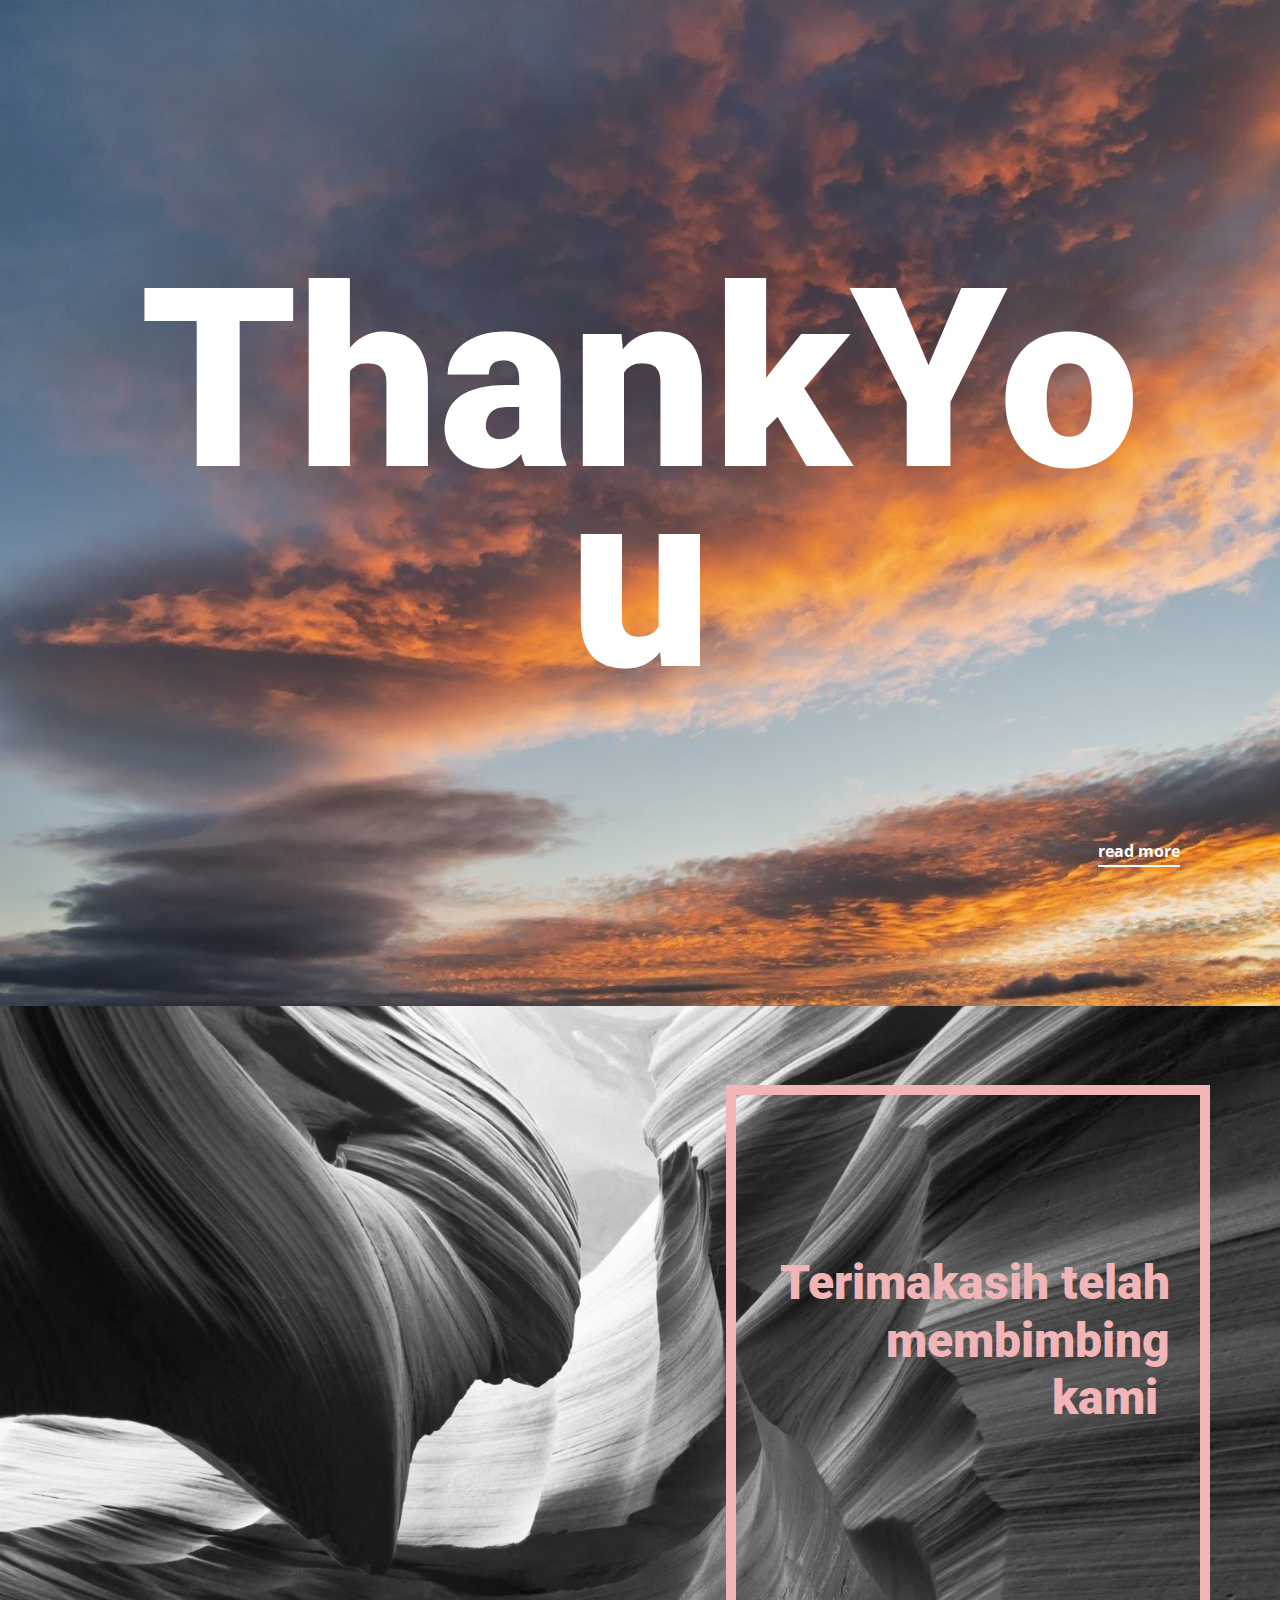
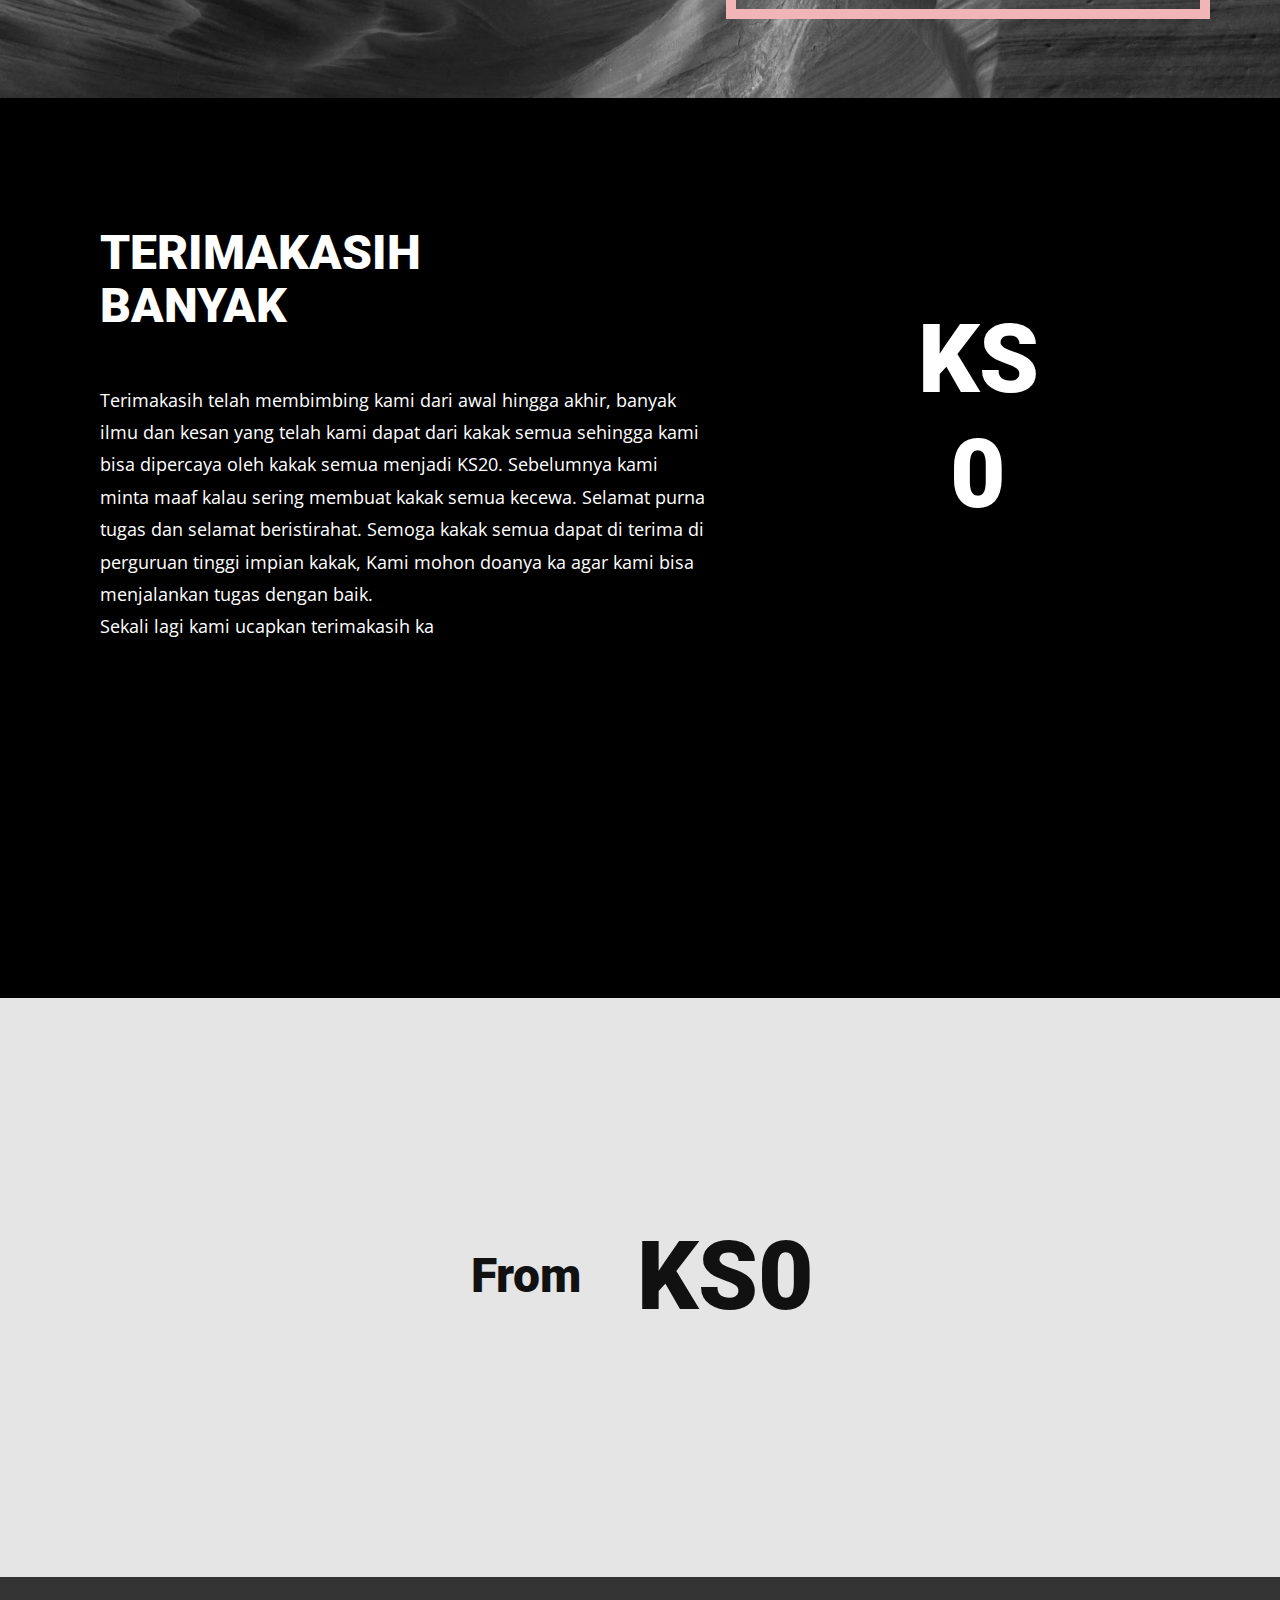
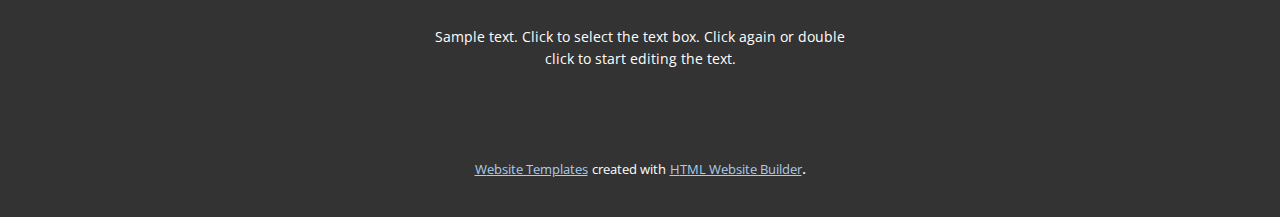
<file: index.html>
<!DOCTYPE html>
<html style="font-size: 16px;">
  <head>
    <meta name="viewport" content="width=device-width, initial-scale=1.0">
    <meta charset="utf-8">
    <meta name="keywords" content="the end., your style, About Studio, About Our Perfect Team">
    <meta name="description" content="">
    <meta name="page_type" content="np-template-header-footer-from-plugin">
    <title>Thankyou</title>
    <link rel="stylesheet" href="nicepage.css" media="screen">
<link rel="stylesheet" href="Thankyou.css" media="screen">
    <script class="u-script" type="text/javascript" src="jquery.js" defer=""></script>
    <script class="u-script" type="text/javascript" src="nicepage.js" defer=""></script>
    <meta name="generator" content="Nicepage 3.5.1, nicepage.com">
    <link id="u-theme-google-font" rel="stylesheet" href="https://fonts.googleapis.com/css?family=Roboto:100,100i,300,300i,400,400i,500,500i,700,700i,900,900i|Open+Sans:300,300i,400,400i,600,600i,700,700i,800,800i">
    
    
    
    
    
    <script type="application/ld+json">{
		"@context": "http://schema.org",
		"@type": "Organization",
		"name": "Site1",
		"url": "index.html"
}</script>
    <meta property="og:title" content="Thankyou">
    <meta property="og:type" content="website">
    <meta name="theme-color" content="#478ac9">
    <link rel="canonical" href="index.html">
    <meta property="og:url" content="index.html">
  </head>
  <body data-home-page="Thankyou.html" data-home-page-title="Thankyou" class="u-body u-overlap">
    <section class="u-clearfix u-image u-section-1" id="carousel_0cb6" data-image-width="1280" data-image-height="853">
      <div class="u-clearfix u-sheet u-sheet-1">
        <h1 class="u-align-center u-text u-text-body-alt-color u-text-1">ThankYou</h1>
        <div class="u-align-right u-container-style u-expanded-width-xs u-group u-group-1">
          <div class="u-container-layout u-valign-middle u-container-layout-1">
            <a href="Thankyou.html#carousel_fb2c" data-page-id="68846202" class="u-active-none u-border-2 u-border-white u-btn u-btn-rectangle u-button-style u-hover-none u-none u-btn-1">read more</a>
          </div>
        </div>
      </div>
    </section>
    <section class="u-clearfix u-image u-section-2" id="carousel_fb2c" data-image-width="2460" data-image-height="1500">
      <div class="u-clearfix u-sheet u-sheet-1">
        <div class="u-align-right u-border-10 u-border-palette-2-light-2 u-container-style u-expanded-width-xs u-group u-group-1">
          <div class="u-container-layout u-container-layout-1">
            <h3 class="u-text u-text-palette-2-light-2 u-text-1">Terimakasih telah membimbing kami&nbsp;</h3>
          </div>
        </div>
      </div>
    </section>
    <section class="u-black u-clearfix u-section-3" id="carousel_1aa7">
      <div class="u-clearfix u-sheet u-sheet-1">
        <div class="u-expanded-width-md u-expanded-width-sm u-expanded-width-xs u-list u-repeater u-list-1">
          <div class="u-align-center u-container-style u-list-item u-repeater-item">
            <div class="u-container-layout u-similar-container u-container-layout-1"></div>
          </div>
        </div>
        <div class="u-align-left u-container-style u-expanded-width-md u-expanded-width-sm u-expanded-width-xs u-group u-group-1">
          <div class="u-container-layout u-valign-bottom-sm u-valign-bottom-xs u-container-layout-2">
            <h2 class="u-text u-text-1">TERIMAKASIH BANYAK</h2>
            <p class="u-text u-text-2">Terimakasih telah membimbing kami dari awal hingga akhir, banyak ilmu dan kesan yang telah kami dapat dari kakak semua sehingga kami bisa dipercaya oleh kakak semua menjadi KS20. Sebelumnya kami minta maaf kalau sering membuat kakak semua kecewa. Selamat purna tugas dan selamat beristirahat. Semoga kakak semua dapat di terima di perguruan tinggi impian kakak, Kami mohon doanya ka agar kami bisa menjalankan tugas dengan baik.<br>Sekali lagi kami ucapkan terimakasih ka&nbsp;
            </p>
          </div>
        </div>
        <h3 class="u-align-center u-text u-text-3" data-animation-name="counter" data-animation-event="scroll" data-animation-duration="3000">KS19</h3>
      </div>
    </section>
    <section class="u-clearfix u-grey-10 u-section-4" id="carousel_dc8f">
      <div class="u-clearfix u-sheet u-sheet-1">
        <h3 class="u-align-center u-text u-text-1" data-animation-name="counter" data-animation-event="scroll" data-animation-duration="3000">KS20</h3>
        <h2 class="u-text u-text-2">From</h2>
      </div>
    </section>
    
    
    <footer class="u-align-center u-clearfix u-footer u-grey-80 u-footer" id="sec-2a97"><div class="u-clearfix u-sheet u-sheet-1">
        <p class="u-small-text u-text u-text-variant u-text-1">Sample text. Click to select the text box. Click again or double click to start editing the text.</p>
      </div></footer>
    <section class="u-backlink u-clearfix u-grey-80">
      <a class="u-link" href="https://nicepage.com/website-templates" target="_blank">
        <span>Website Templates</span>
      </a>
      <p class="u-text">
        <span>created with</span>
      </p>
      <a class="u-link" href="https://nicepage.com/html-website-builder" target="_blank">
        <span>HTML Website Builder</span>
      </a>. 
    </section>
  </body>
</html>
</file>
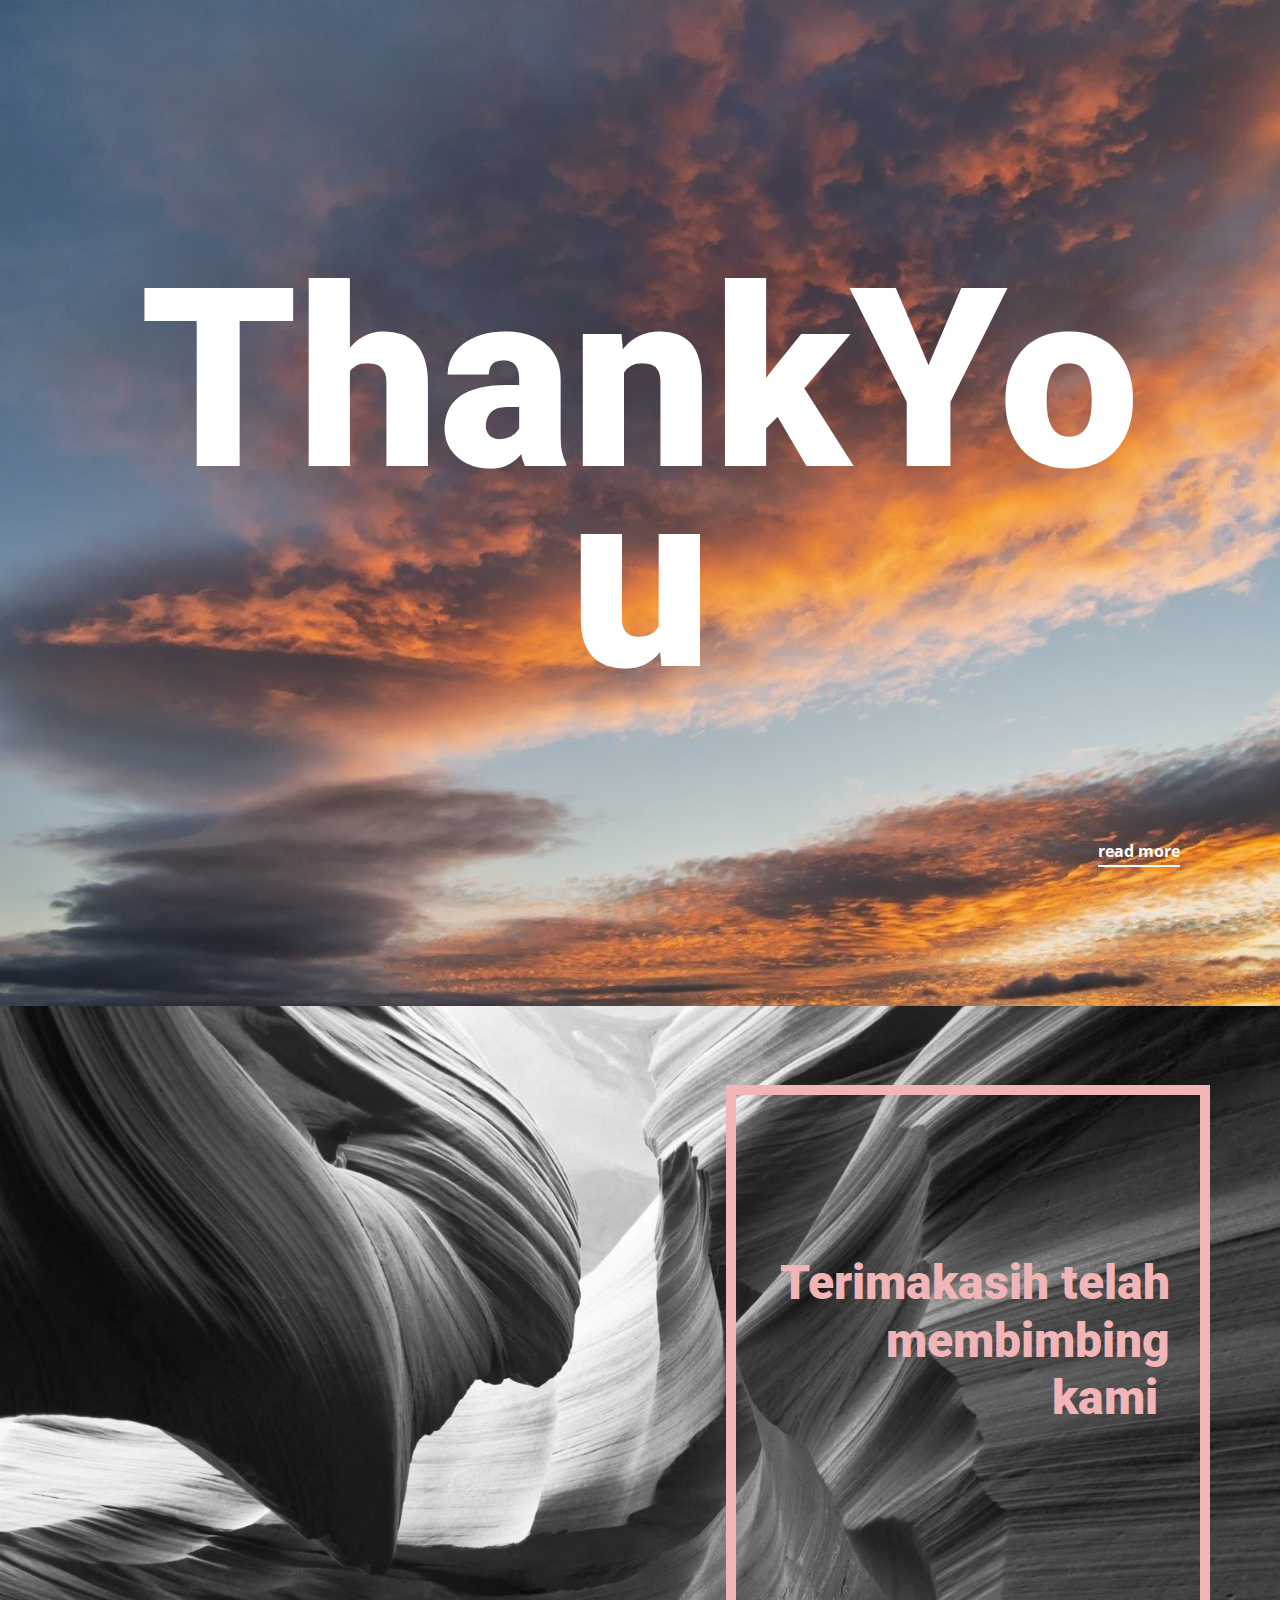
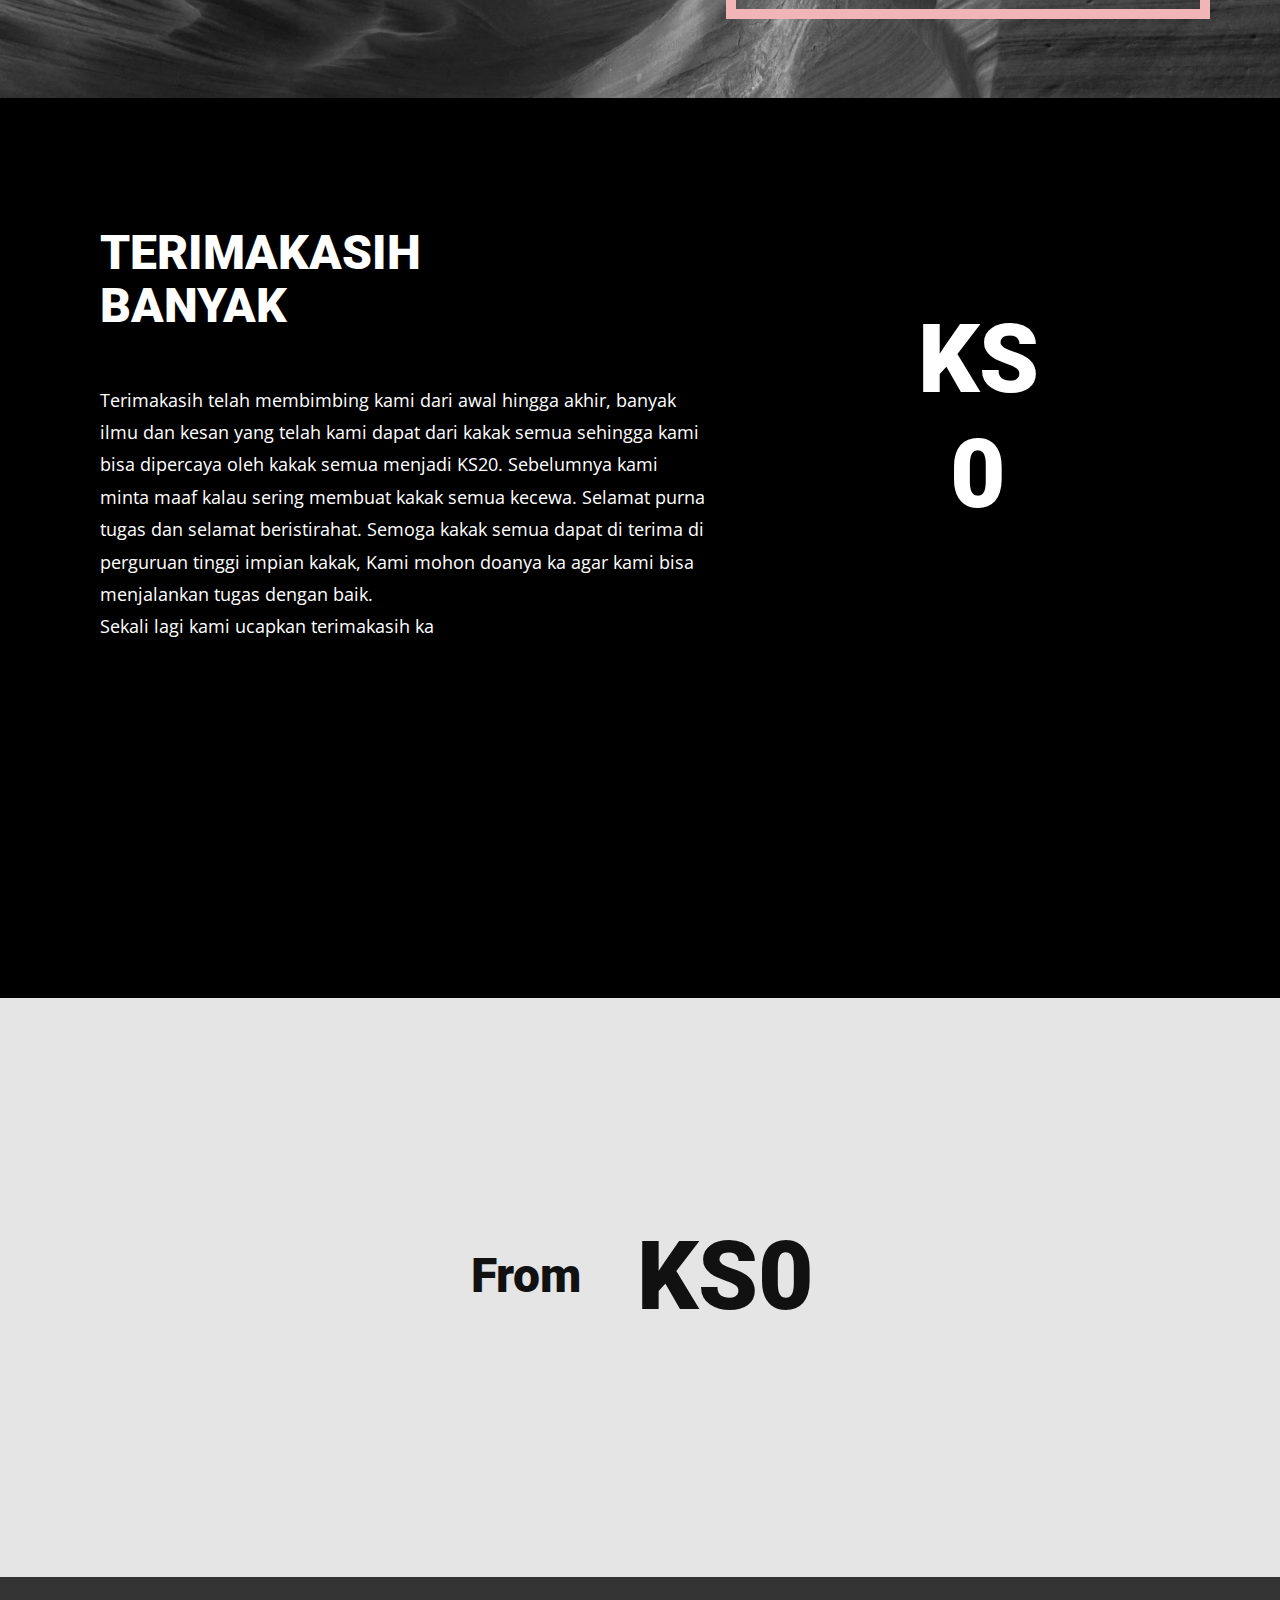
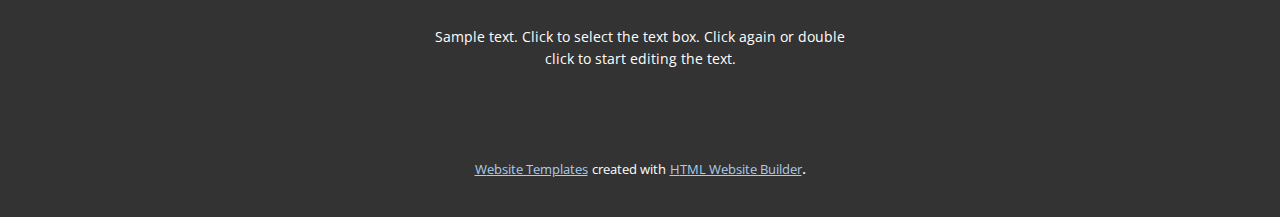
<file: Thankyou.html>
<!DOCTYPE html>
<html style="font-size: 16px;">
  <head>
    <meta name="viewport" content="width=device-width, initial-scale=1.0">
    <meta charset="utf-8">
    <meta name="keywords" content="the end., your style, About Studio, About Our Perfect Team">
    <meta name="description" content="">
    <meta name="page_type" content="np-template-header-footer-from-plugin">
    <title>Thankyou</title>
    <link rel="stylesheet" href="nicepage.css" media="screen">
<link rel="stylesheet" href="Thankyou.css" media="screen">
    <script class="u-script" type="text/javascript" src="jquery.js" defer=""></script>
    <script class="u-script" type="text/javascript" src="nicepage.js" defer=""></script>
    <meta name="generator" content="Nicepage 3.5.1, nicepage.com">
    <link id="u-theme-google-font" rel="stylesheet" href="https://fonts.googleapis.com/css?family=Roboto:100,100i,300,300i,400,400i,500,500i,700,700i,900,900i|Open+Sans:300,300i,400,400i,600,600i,700,700i,800,800i">
    
    
    
    
    
    <script type="application/ld+json">{
		"@context": "http://schema.org",
		"@type": "Organization",
		"name": "Site1",
		"url": "index.html"
}</script>
    <meta property="og:title" content="Thankyou">
    <meta property="og:type" content="website">
    <meta name="theme-color" content="#478ac9">
    <link rel="canonical" href="index.html">
    <meta property="og:url" content="index.html">
  </head>
  <body class="u-body u-overlap">
    <section class="u-clearfix u-image u-section-1" id="carousel_0cb6" data-image-width="1280" data-image-height="853">
      <div class="u-clearfix u-sheet u-sheet-1">
        <h1 class="u-align-center u-text u-text-body-alt-color u-text-1">ThankYou</h1>
        <div class="u-align-right u-container-style u-expanded-width-xs u-group u-group-1">
          <div class="u-container-layout u-valign-middle u-container-layout-1">
            <a href="Thankyou.html#carousel_fb2c" data-page-id="68846202" class="u-active-none u-border-2 u-border-white u-btn u-btn-rectangle u-button-style u-hover-none u-none u-btn-1">read more</a>
          </div>
        </div>
      </div>
    </section>
    <section class="u-clearfix u-image u-section-2" id="carousel_fb2c" data-image-width="2460" data-image-height="1500">
      <div class="u-clearfix u-sheet u-sheet-1">
        <div class="u-align-right u-border-10 u-border-palette-2-light-2 u-container-style u-expanded-width-xs u-group u-group-1">
          <div class="u-container-layout u-container-layout-1">
            <h3 class="u-text u-text-palette-2-light-2 u-text-1">Terimakasih telah membimbing kami&nbsp;</h3>
          </div>
        </div>
      </div>
    </section>
    <section class="u-black u-clearfix u-section-3" id="carousel_1aa7">
      <div class="u-clearfix u-sheet u-sheet-1">
        <div class="u-expanded-width-md u-expanded-width-sm u-expanded-width-xs u-list u-repeater u-list-1">
          <div class="u-align-center u-container-style u-list-item u-repeater-item">
            <div class="u-container-layout u-similar-container u-container-layout-1"></div>
          </div>
        </div>
        <div class="u-align-left u-container-style u-expanded-width-md u-expanded-width-sm u-expanded-width-xs u-group u-group-1">
          <div class="u-container-layout u-valign-bottom-sm u-valign-bottom-xs u-container-layout-2">
            <h2 class="u-text u-text-1">TERIMAKASIH BANYAK</h2>
            <p class="u-text u-text-2">Terimakasih telah membimbing kami dari awal hingga akhir, banyak ilmu dan kesan yang telah kami dapat dari kakak semua sehingga kami bisa dipercaya oleh kakak semua menjadi KS20. Sebelumnya kami minta maaf kalau sering membuat kakak semua kecewa. Selamat purna tugas dan selamat beristirahat. Semoga kakak semua dapat di terima di perguruan tinggi impian kakak, Kami mohon doanya ka agar kami bisa menjalankan tugas dengan baik.<br>Sekali lagi kami ucapkan terimakasih ka&nbsp;
            </p>
          </div>
        </div>
        <h3 class="u-align-center u-text u-text-3" data-animation-name="counter" data-animation-event="scroll" data-animation-duration="3000">KS19</h3>
      </div>
    </section>
    <section class="u-clearfix u-grey-10 u-section-4" id="carousel_dc8f">
      <div class="u-clearfix u-sheet u-sheet-1">
        <h3 class="u-align-center u-text u-text-1" data-animation-name="counter" data-animation-event="scroll" data-animation-duration="3000">KS20</h3>
        <h2 class="u-text u-text-2">From</h2>
      </div>
    </section>
    
    
    <footer class="u-align-center u-clearfix u-footer u-grey-80 u-footer" id="sec-2a97"><div class="u-clearfix u-sheet u-sheet-1">
        <p class="u-small-text u-text u-text-variant u-text-1">Sample text. Click to select the text box. Click again or double click to start editing the text.</p>
      </div></footer>
    <section class="u-backlink u-clearfix u-grey-80">
      <a class="u-link" href="https://nicepage.com/website-templates" target="_blank">
        <span>Website Templates</span>
      </a>
      <p class="u-text">
        <span>created with</span>
      </p>
      <a class="u-link" href="https://nicepage.com/html-website-builder" target="_blank">
        <span>HTML Website Builder</span>
      </a>. 
    </section>
  </body>
</html>
</file>
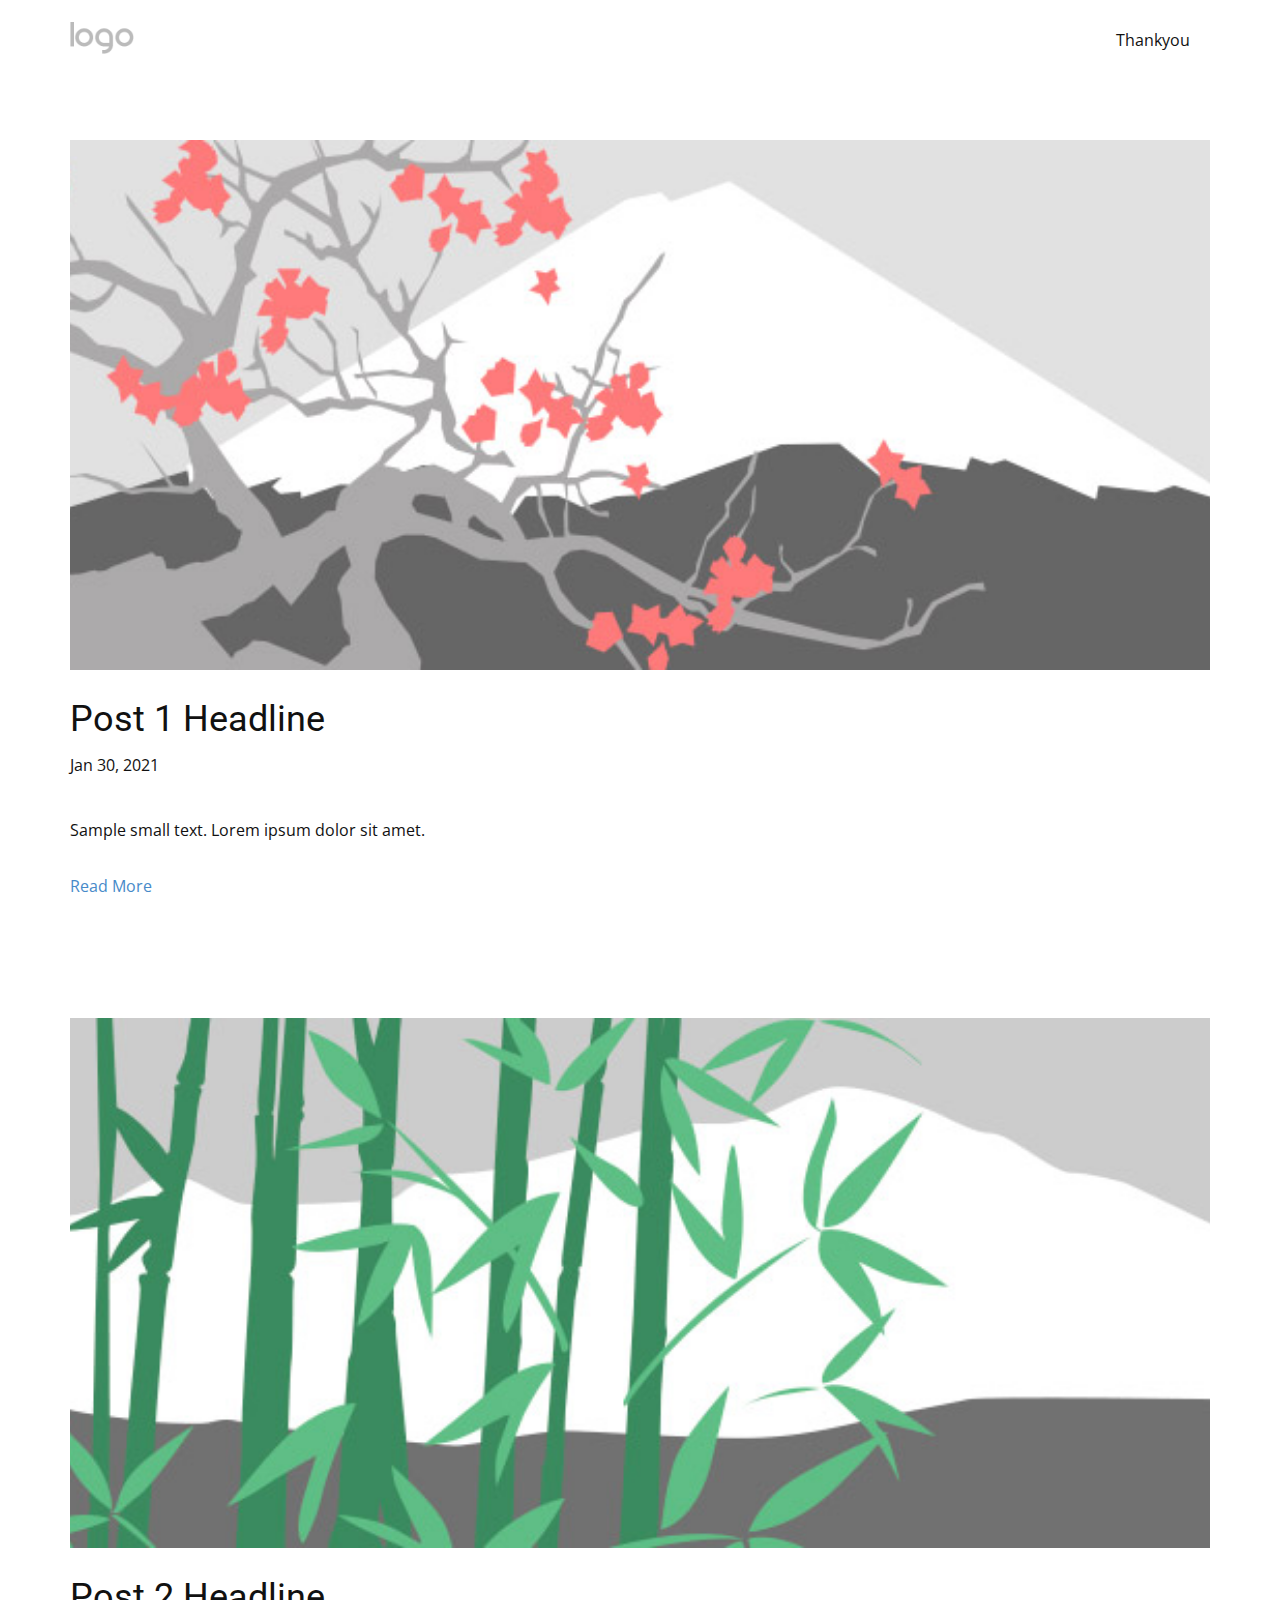
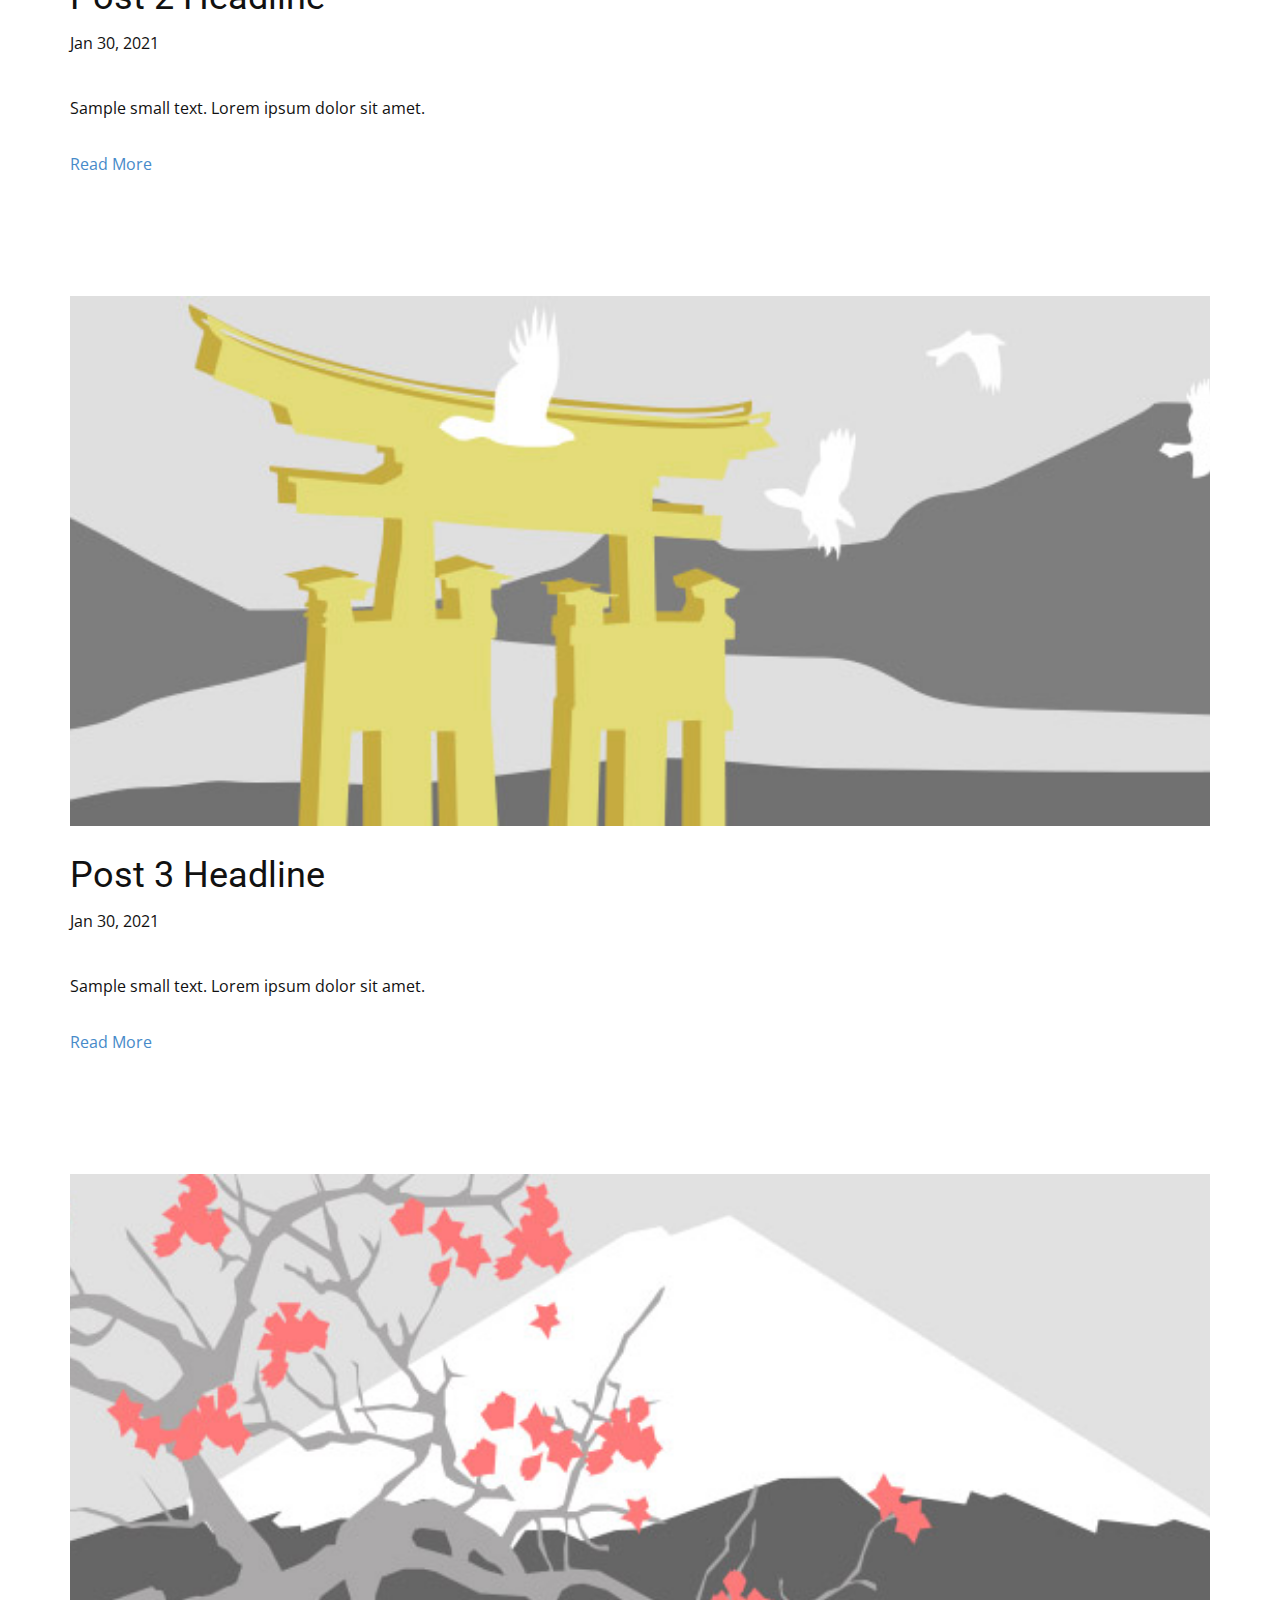
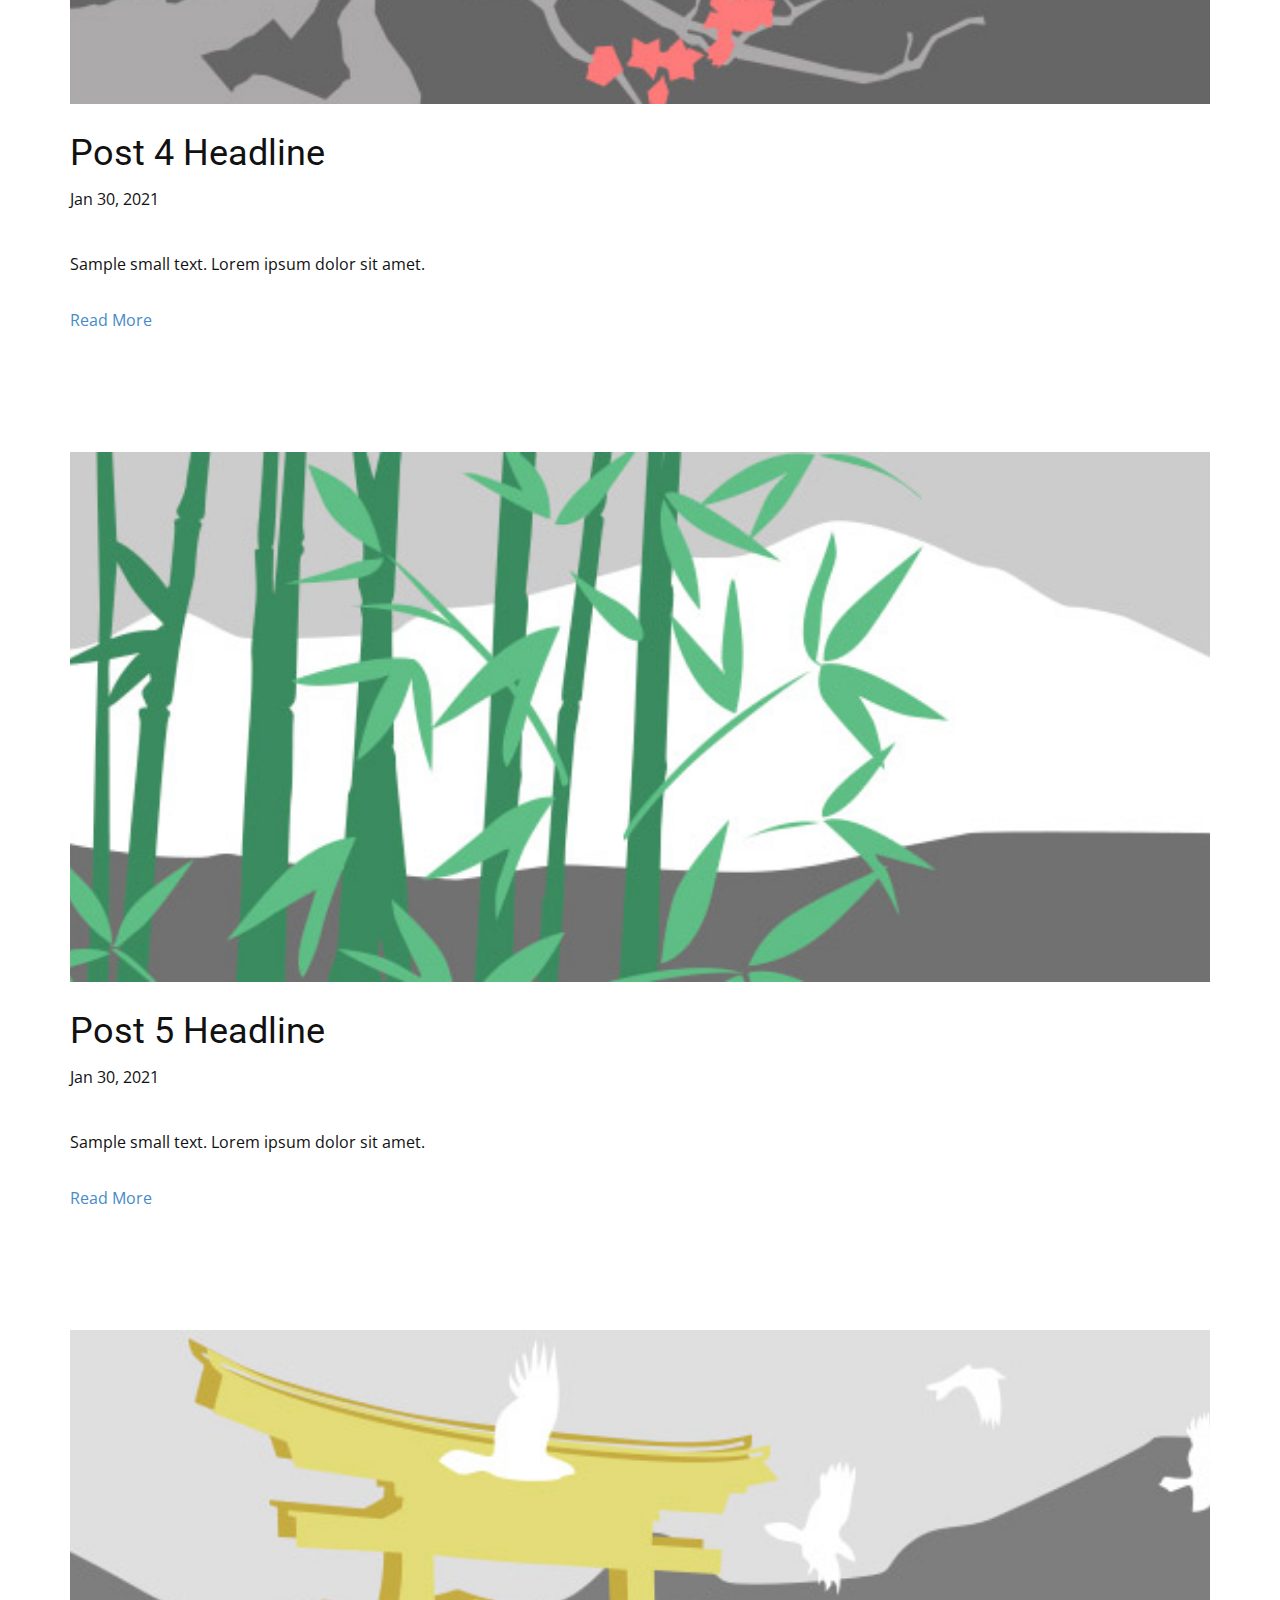
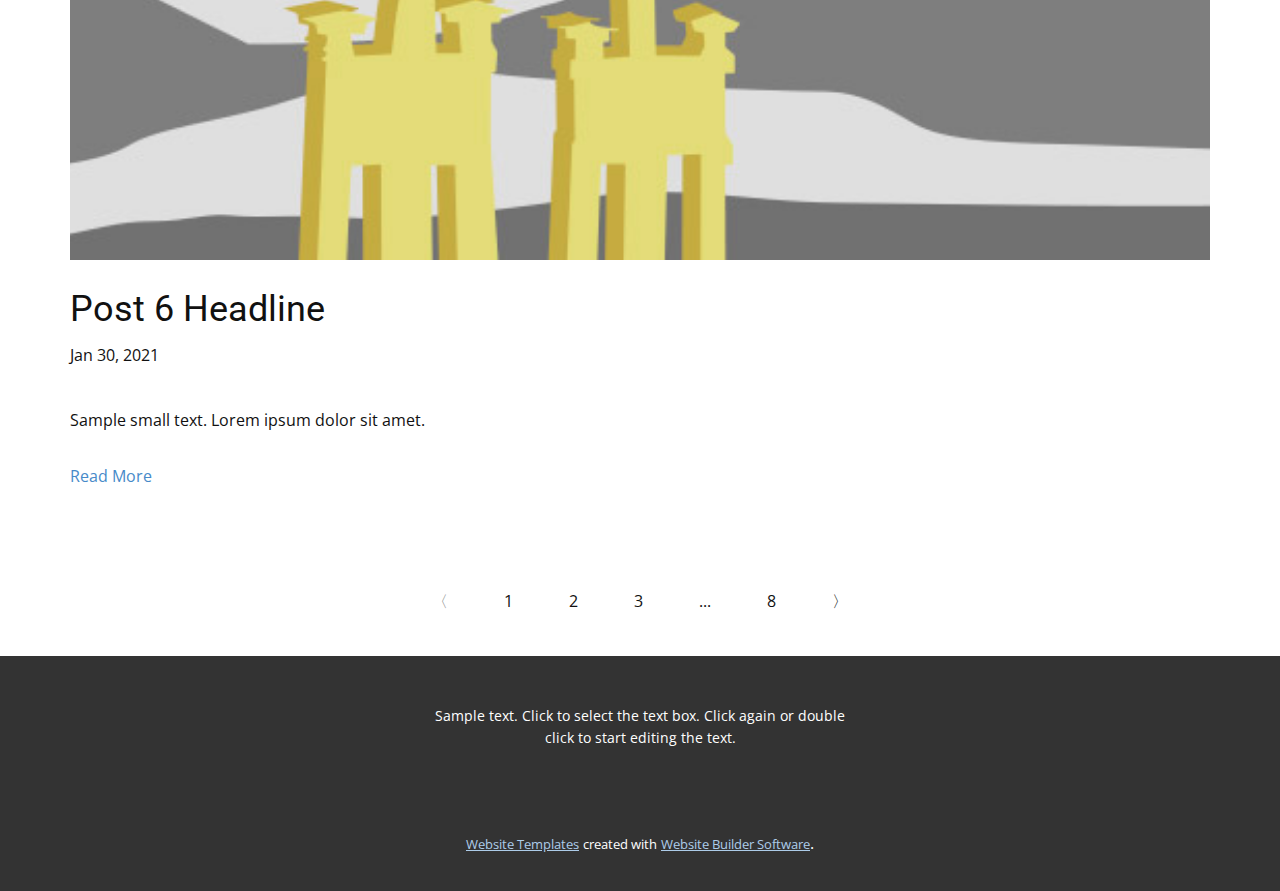
<file: blog/blog.html>
<html style="font-size: 16px;"><head>
    <meta name="viewport" content="width=device-width, initial-scale=1.0">
    <meta charset="utf-8">
    <meta name="keywords" content="Blog Post 1, Blog Post 2, Blog Post 3, Blog Post 4">
    <meta name="description" content="">
    <meta name="page_type" content="np-template-header-footer-from-plugin">
    <title>Blog Template</title>
    <link rel="stylesheet" href="../nicepage.css" media="screen">
<link rel="stylesheet" href="../Blog-Template.css" media="screen">
    <script class="u-script" type="text/javascript" src="../jquery.js" defer=""></script>
    <script class="u-script" type="text/javascript" src="../nicepage.js" defer=""></script>
    <meta name="generator" content="Nicepage 3.5.1, nicepage.com">
    <link id="u-theme-google-font" rel="stylesheet" href="https://fonts.googleapis.com/css?family=Roboto:100,100i,300,300i,400,400i,500,500i,700,700i,900,900i|Open+Sans:300,300i,400,400i,600,600i,700,700i,800,800i">
    
    
    
    
    
    
    <script type="application/ld+json">{
		"@context": "http://schema.org",
		"@type": "Organization",
		"name": "Site1",
		"url": "index.html",
		"logo": "images/default-logo.png"
}</script>
    <meta property="og:title" content="Blog Template">
    <meta property="og:type" content="website">
    <meta name="theme-color" content="#478ac9">
    <link rel="canonical" href="../index.html">
    <meta property="og:url" content="index.html">
  </head>
  <body class="u-body"><header class="u-clearfix u-header u-header" id="sec-09eb"><div class="u-clearfix u-sheet u-valign-middle u-sheet-1">
        <a href="https://nicepage.com" class="u-image u-logo u-image-1">
          <img src="../images/default-logo.png" class="u-logo-image u-logo-image-1">
        </a>
        <nav class="u-menu u-menu-dropdown u-offcanvas u-menu-1">
          <div class="menu-collapse" style="font-size: 1rem; letter-spacing: 0px;">
            <a class="u-button-style u-custom-left-right-menu-spacing u-custom-padding-bottom u-custom-top-bottom-menu-spacing u-nav-link u-text-active-palette-1-base u-text-hover-palette-2-base" href="#">
              <svg><use xmlns:xlink="http://www.w3.org/1999/xlink" xlink:href="#menu-hamburger"></use></svg>
              <svg version="1.1" xmlns="http://www.w3.org/2000/svg" xmlns:xlink="http://www.w3.org/1999/xlink"><defs><symbol id="menu-hamburger" viewBox="0 0 16 16" style="width: 16px; height: 16px;"><rect y="1" width="16" height="2"></rect><rect y="7" width="16" height="2"></rect><rect y="13" width="16" height="2"></rect>
</symbol>
</defs></svg>
            </a>
          </div>
          <div class="u-nav-container">
            <ul class="u-nav u-unstyled u-nav-1"><li class="u-nav-item"><a class="u-button-style u-nav-link u-text-active-palette-1-base u-text-hover-palette-2-base" href="../Thankyou.html" style="padding: 10px 20px;">Thankyou</a>
</li></ul>
          </div>
          <div class="u-nav-container-collapse">
            <div class="u-black u-container-style u-inner-container-layout u-opacity u-opacity-95 u-sidenav">
              <div class="u-sidenav-overflow">
                <div class="u-menu-close"></div>
                <ul class="u-align-center u-nav u-popupmenu-items u-unstyled u-nav-2"><li class="u-nav-item"><a class="u-button-style u-nav-link" href="../Thankyou.html">Thankyou</a>
</li></ul>
              </div>
            </div>
            <div class="u-black u-menu-overlay u-opacity u-opacity-70"></div>
          </div>
        </nav>
      </div></header>
    <section class="u-clearfix u-section-1" id="sec-ff4f">
      <div class="u-clearfix u-sheet u-sheet-1">
        <a class="u-post-header-link" href="../blog/post.html"><img src="../images/2.jpeg" alt="" class="u-blog-control u-expanded-width u-image u-image-default u-image-1" data-image-width="1080" data-image-height="1080"></a>
        <h2 class="u-blog-control u-expanded-width u-text u-text-1">
          <a class="u-post-header-link" href="../blog/post.html">Post 1 Headline</a>
        </h2>
        <div class="u-metadata u-metadata-1">
          <span class="u-meta-date u-meta-icon">Jan 30, 2021</span>
          
          
        </div>
        <div class="u-blog-control u-expanded-width u-post-content u-text u-text-2 fr-view">Sample small text. Lorem ipsum dolor sit amet.</div>
        <a href="../blog/post.html" class="u-blog-control u-link u-link-1">Read More</a>
      </div>
    </section><section class="u-clearfix u-section-2" id="sec-97a8">
      <div class="u-clearfix u-sheet u-sheet-1">
        <a class="u-post-header-link" href="../blog/post-1.html"><img src="../images/3.jpeg" alt="" class="u-blog-control u-expanded-width u-image u-image-default u-image-1" data-image-width="1080" data-image-height="1080"></a>
        <h2 class="u-blog-control u-expanded-width u-text u-text-1">
          <a class="u-post-header-link" href="../blog/post-1.html">Post 2 Headline</a>
        </h2>
        <div class="u-metadata u-metadata-1">
          <span class="u-meta-date u-meta-icon">Jan 30, 2021</span>
          
          
        </div>
        <div class="u-blog-control u-expanded-width u-post-content u-text u-text-2 fr-view">Sample small text. Lorem ipsum dolor sit amet.</div>
        <a href="../blog/post-1.html" class="u-blog-control u-link u-link-1">Read More</a>
      </div>
    </section><section class="u-clearfix u-section-3" id="sec-5583">
      <div class="u-clearfix u-sheet u-sheet-1">
        <a class="u-post-header-link" href="../blog/post-2.html"><img src="../images/4.jpeg" alt="" class="u-blog-control u-expanded-width u-image u-image-default u-image-1" data-image-width="1080" data-image-height="1080"></a>
        <h2 class="u-blog-control u-expanded-width u-text u-text-1">
          <a class="u-post-header-link" href="../blog/post-2.html">Post 3 Headline</a>
        </h2>
        <div class="u-metadata u-metadata-1">
          <span class="u-meta-date u-meta-icon">Jan 30, 2021</span>
          
          
        </div>
        <div class="u-blog-control u-expanded-width u-post-content u-text u-text-2 fr-view">Sample small text. Lorem ipsum dolor sit amet.</div>
        <a href="../blog/post-2.html" class="u-blog-control u-link u-link-1">Read More</a>
      </div>
    </section><section class="u-clearfix u-section-4" id="sec-4e48">
      <div class="u-clearfix u-sheet u-sheet-1">
        <a class="u-post-header-link" href="../blog/post-3.html"><img src="../images/2.jpeg" alt="" class="u-blog-control u-expanded-width u-image u-image-default u-image-1" data-image-width="1080" data-image-height="1080"></a>
        <h2 class="u-blog-control u-expanded-width u-text u-text-1">
          <a class="u-post-header-link" href="../blog/post-3.html">Post 4 Headline</a>
        </h2>
        <div class="u-metadata u-metadata-1">
          <span class="u-meta-date u-meta-icon">Jan 30, 2021</span>
          
          
        </div>
        <div class="u-blog-control u-expanded-width u-post-content u-text u-text-2 fr-view">Sample small text. Lorem ipsum dolor sit amet.</div>
        <a href="../blog/post-3.html" class="u-blog-control u-link u-link-1">Read More</a>
      </div>
    </section><section class="u-clearfix u-section-1" id="sec-ff4f">
      <div class="u-clearfix u-sheet u-sheet-1">
        <a class="u-post-header-link" href="../blog/post-4.html"><img src="../images/3.jpeg" alt="" class="u-blog-control u-expanded-width u-image u-image-default u-image-1" data-image-width="1080" data-image-height="1080"></a>
        <h2 class="u-blog-control u-expanded-width u-text u-text-1">
          <a class="u-post-header-link" href="../blog/post-4.html">Post 5 Headline</a>
        </h2>
        <div class="u-metadata u-metadata-1">
          <span class="u-meta-date u-meta-icon">Jan 30, 2021</span>
          
          
        </div>
        <div class="u-blog-control u-expanded-width u-post-content u-text u-text-2 fr-view">Sample small text. Lorem ipsum dolor sit amet.</div>
        <a href="../blog/post-4.html" class="u-blog-control u-link u-link-1">Read More</a>
      </div>
    </section><section class="u-clearfix u-section-2" id="sec-97a8">
      <div class="u-clearfix u-sheet u-sheet-1">
        <a class="u-post-header-link" href="../blog/post-5.html"><img src="../images/4.jpeg" alt="" class="u-blog-control u-expanded-width u-image u-image-default u-image-1" data-image-width="1080" data-image-height="1080"></a>
        <h2 class="u-blog-control u-expanded-width u-text u-text-1">
          <a class="u-post-header-link" href="../blog/post-5.html">Post 6 Headline</a>
        </h2>
        <div class="u-metadata u-metadata-1">
          <span class="u-meta-date u-meta-icon">Jan 30, 2021</span>
          
          
        </div>
        <div class="u-blog-control u-expanded-width u-post-content u-text u-text-2 fr-view">Sample small text. Lorem ipsum dolor sit amet.</div>
        <a href="../blog/post-5.html" class="u-blog-control u-link u-link-1">Read More</a>
      </div>
    </section>
    
    
    
    <section class="u-clearfix u-section-5" id="sec-cf7a">
      <div class="u-clearfix u-sheet u-sheet-1">
        <ul class="responsive-style1 u-pagination u-unstyled u-pagination-1">
          <li class="disabled prev u-nav-item u-pagination-item">
            <a class="u-button-style u-nav-link" href="#" style="padding: 16px 28px;">〈</a>
          </li>
          <li class="active u-nav-item u-pagination-item">
            <a class="u-button-style u-nav-link" href="#" style="padding: 16px 28px;">1</a>
          </li>
          <li class="u-nav-item u-pagination-item">
            <a class="u-button-style u-nav-link" href="#" style="padding: 16px 28px;">2</a>
          </li>
          <li class="u-nav-item u-pagination-item">
            <a class="u-button-style u-nav-link" href="#" style="padding: 16px 28px;">3</a>
          </li>
          <li class="u-nav-item u-pagination-item u-pagination-separator">
            <a class="u-button-style u-nav-link" href="#" style="padding: 16px 28px;">...</a>
          </li>
          <li class="u-nav-item u-pagination-item">
            <a class="u-button-style u-nav-link" href="#" style="padding: 16px 28px;">8</a>
          </li>
          <li class="next u-nav-item u-pagination-item">
            <a class="u-button-style u-nav-link" href="#" style="padding: 16px 28px;">〉</a>
          </li>
        </ul>
      </div>
    </section>
    
    
    <footer class="u-align-center u-clearfix u-footer u-grey-80 u-footer" id="sec-2a97"><div class="u-clearfix u-sheet u-sheet-1">
        <p class="u-small-text u-text u-text-variant u-text-1">Sample text. Click to select the text box. Click again or double click to start editing the text.</p>
      </div></footer>
    <section class="u-backlink u-clearfix u-grey-80">
      <a class="u-link" href="https://nicepage.com/website-templates" target="_blank">
        <span>Website Templates</span>
      </a>
      <p class="u-text">
        <span>created with</span>
      </p>
      <a class="u-link" href="https://nicepage.com/" target="_blank">
        <span>Website Builder Software</span>
      </a>. 
    </section>
  
</body></html>
</file>
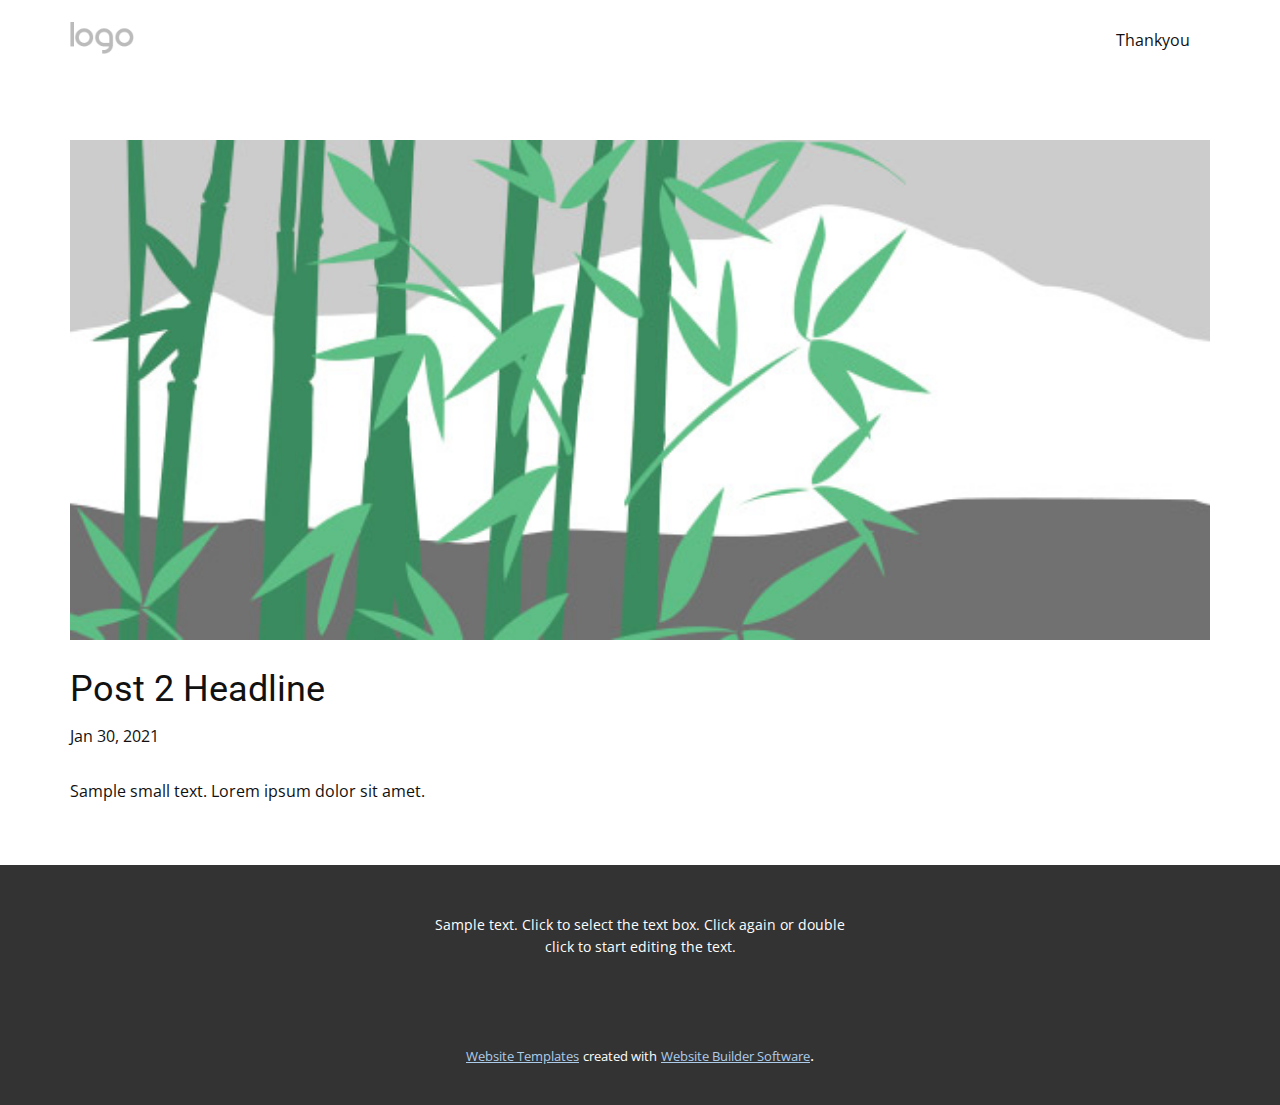
<file: blog/post-1.html>
<!doctype html>
<html style="font-size: 16px;"><head>
    <meta name="viewport" content="width=device-width, initial-scale=1.0">
    <meta charset="utf-8">
    <meta name="keywords" content="Blog Post 1">
    <meta name="description" content="">
    <meta name="page_type" content="np-template-header-footer-from-plugin">
    <title>Post 2 Headline</title>
    <link rel="stylesheet" href="../nicepage.css" media="screen">
<link rel="stylesheet" href="../Post-Template.css" media="screen">
    <script class="u-script" type="text/javascript" src="../jquery.js" defer=""></script>
    <script class="u-script" type="text/javascript" src="../nicepage.js" defer=""></script>
    <meta name="generator" content="Nicepage 3.5.1, nicepage.com">
    <link id="u-theme-google-font" rel="stylesheet" href="https://fonts.googleapis.com/css?family=Roboto:100,100i,300,300i,400,400i,500,500i,700,700i,900,900i|Open+Sans:300,300i,400,400i,600,600i,700,700i,800,800i">
    
    
    <script type="application/ld+json">{
		"@context": "http://schema.org",
		"@type": "Organization",
		"name": "Site1",
		"url": "index.html",
		"logo": "images/default-logo.png"
}</script>
    <meta property="og:title" content="Post Template">
    <meta property="og:type" content="website">
    <meta name="theme-color" content="#478ac9">
    <link rel="canonical" href="../index.html">
    <meta property="og:url" content="index.html">
  </head>
  <body class="u-body"><header class="u-clearfix u-header u-header" id="sec-09eb"><div class="u-clearfix u-sheet u-valign-middle u-sheet-1">
        <a href="https://nicepage.com" class="u-image u-logo u-image-1">
          <img src="../images/default-logo.png" class="u-logo-image u-logo-image-1">
        </a>
        <nav class="u-menu u-menu-dropdown u-offcanvas u-menu-1">
          <div class="menu-collapse" style="font-size: 1rem; letter-spacing: 0px;">
            <a class="u-button-style u-custom-left-right-menu-spacing u-custom-padding-bottom u-custom-top-bottom-menu-spacing u-nav-link u-text-active-palette-1-base u-text-hover-palette-2-base" href="#">
              <svg><use xmlns:xlink="http://www.w3.org/1999/xlink" xlink:href="#menu-hamburger"></use></svg>
              <svg version="1.1" xmlns="http://www.w3.org/2000/svg" xmlns:xlink="http://www.w3.org/1999/xlink"><defs><symbol id="menu-hamburger" viewBox="0 0 16 16" style="width: 16px; height: 16px;"><rect y="1" width="16" height="2"></rect><rect y="7" width="16" height="2"></rect><rect y="13" width="16" height="2"></rect>
</symbol>
</defs></svg>
            </a>
          </div>
          <div class="u-nav-container">
            <ul class="u-nav u-unstyled u-nav-1"><li class="u-nav-item"><a class="u-button-style u-nav-link u-text-active-palette-1-base u-text-hover-palette-2-base" href="../Thankyou.html" style="padding: 10px 20px;">Thankyou</a>
</li></ul>
          </div>
          <div class="u-nav-container-collapse">
            <div class="u-black u-container-style u-inner-container-layout u-opacity u-opacity-95 u-sidenav">
              <div class="u-sidenav-overflow">
                <div class="u-menu-close"></div>
                <ul class="u-align-center u-nav u-popupmenu-items u-unstyled u-nav-2"><li class="u-nav-item"><a class="u-button-style u-nav-link" href="../Thankyou.html">Thankyou</a>
</li></ul>
              </div>
            </div>
            <div class="u-black u-menu-overlay u-opacity u-opacity-70"></div>
          </div>
        </nav>
      </div></header>
    <section class="u-clearfix u-section-1" id="sec-bc05">
      <div class="u-clearfix u-sheet u-sheet-1">
        <img src="../images/3.jpeg" alt="" class="u-blog-control u-expanded-width u-image u-image-default u-image-1" data-image-width="1080" data-image-height="1080">
        <h2 class="u-blog-control u-custom-font u-expanded-width u-heading-font u-text u-text-1">Post 2 Headline</h2>
        <div class="u-metadata u-metadata-1">
          <span class="u-meta-date u-meta-icon">Jan 30, 2021</span>
          
          
        </div>
        <div class="u-blog-control u-expanded-width-sm u-expanded-width-xl u-expanded-width-xs u-post-content u-text u-text-2 fr-view">
  Sample small text. Lorem ipsum dolor sit amet.
  </div>
      </div>
    </section>
    
    
    <footer class="u-align-center u-clearfix u-footer u-grey-80 u-footer" id="sec-2a97"><div class="u-clearfix u-sheet u-sheet-1">
        <p class="u-small-text u-text u-text-variant u-text-1">Sample text. Click to select the text box. Click again or double click to start editing the text.</p>
      </div></footer>
    <section class="u-backlink u-clearfix u-grey-80">
      <a class="u-link" href="https://nicepage.com/website-templates" target="_blank">
        <span>Website Templates</span>
      </a>
      <p class="u-text">
        <span>created with</span>
      </p>
      <a class="u-link" href="https://nicepage.com/" target="_blank">
        <span>Website Builder Software</span>
      </a>. 
    </section>
  
</body></html>
</file>
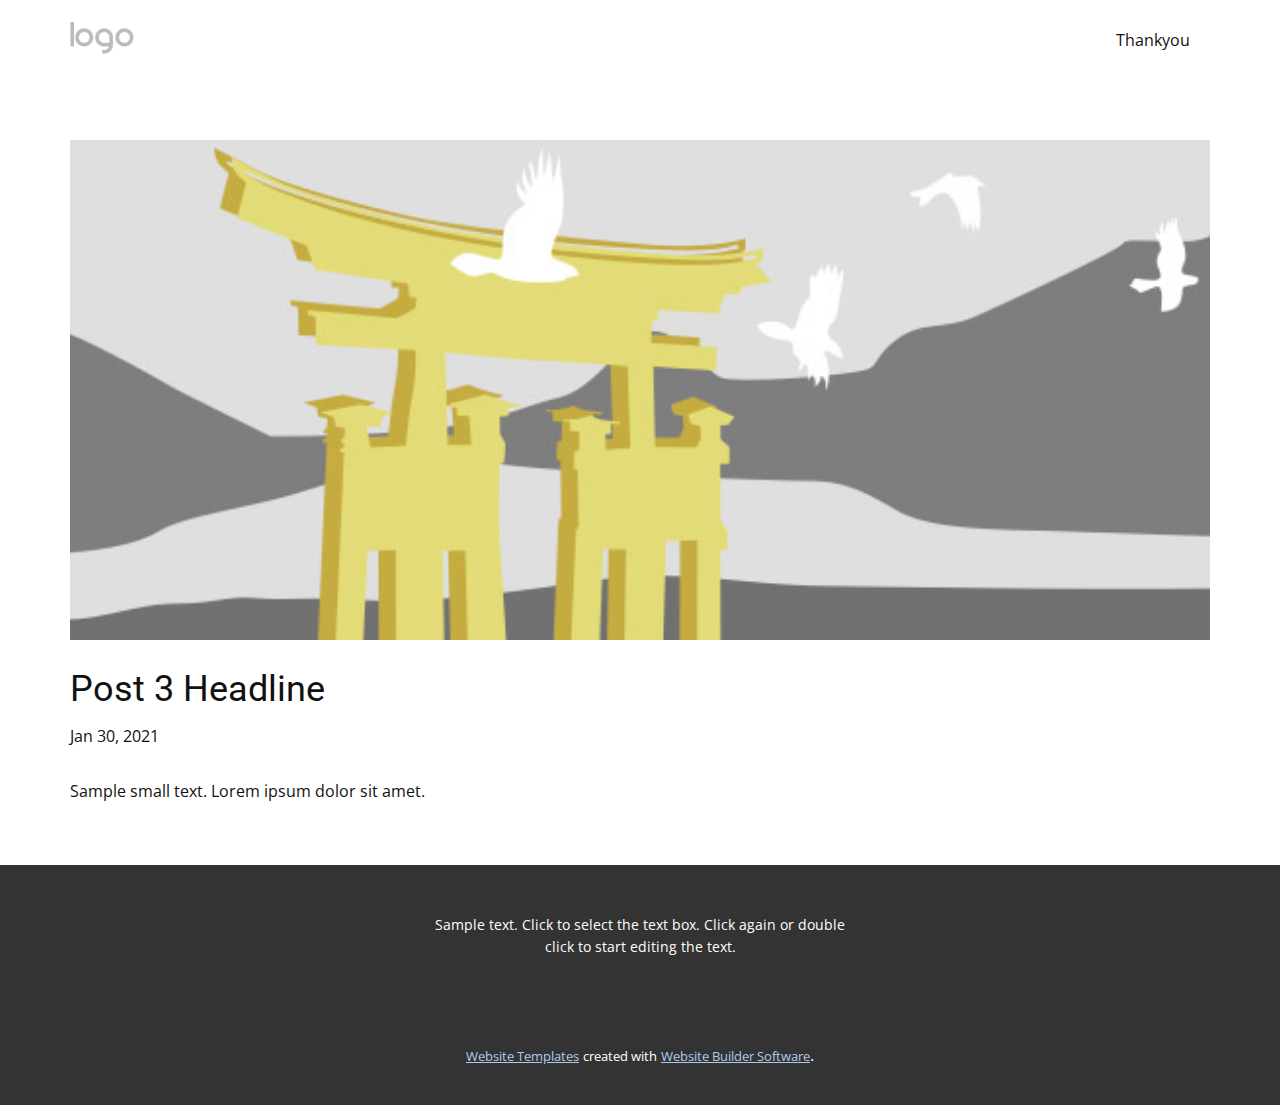
<file: blog/post-2.html>
<!doctype html>
<html style="font-size: 16px;"><head>
    <meta name="viewport" content="width=device-width, initial-scale=1.0">
    <meta charset="utf-8">
    <meta name="keywords" content="Blog Post 1">
    <meta name="description" content="">
    <meta name="page_type" content="np-template-header-footer-from-plugin">
    <title>Post 3 Headline</title>
    <link rel="stylesheet" href="../nicepage.css" media="screen">
<link rel="stylesheet" href="../Post-Template.css" media="screen">
    <script class="u-script" type="text/javascript" src="../jquery.js" defer=""></script>
    <script class="u-script" type="text/javascript" src="../nicepage.js" defer=""></script>
    <meta name="generator" content="Nicepage 3.5.1, nicepage.com">
    <link id="u-theme-google-font" rel="stylesheet" href="https://fonts.googleapis.com/css?family=Roboto:100,100i,300,300i,400,400i,500,500i,700,700i,900,900i|Open+Sans:300,300i,400,400i,600,600i,700,700i,800,800i">
    
    
    <script type="application/ld+json">{
		"@context": "http://schema.org",
		"@type": "Organization",
		"name": "Site1",
		"url": "index.html",
		"logo": "images/default-logo.png"
}</script>
    <meta property="og:title" content="Post Template">
    <meta property="og:type" content="website">
    <meta name="theme-color" content="#478ac9">
    <link rel="canonical" href="../index.html">
    <meta property="og:url" content="index.html">
  </head>
  <body class="u-body"><header class="u-clearfix u-header u-header" id="sec-09eb"><div class="u-clearfix u-sheet u-valign-middle u-sheet-1">
        <a href="https://nicepage.com" class="u-image u-logo u-image-1">
          <img src="../images/default-logo.png" class="u-logo-image u-logo-image-1">
        </a>
        <nav class="u-menu u-menu-dropdown u-offcanvas u-menu-1">
          <div class="menu-collapse" style="font-size: 1rem; letter-spacing: 0px;">
            <a class="u-button-style u-custom-left-right-menu-spacing u-custom-padding-bottom u-custom-top-bottom-menu-spacing u-nav-link u-text-active-palette-1-base u-text-hover-palette-2-base" href="#">
              <svg><use xmlns:xlink="http://www.w3.org/1999/xlink" xlink:href="#menu-hamburger"></use></svg>
              <svg version="1.1" xmlns="http://www.w3.org/2000/svg" xmlns:xlink="http://www.w3.org/1999/xlink"><defs><symbol id="menu-hamburger" viewBox="0 0 16 16" style="width: 16px; height: 16px;"><rect y="1" width="16" height="2"></rect><rect y="7" width="16" height="2"></rect><rect y="13" width="16" height="2"></rect>
</symbol>
</defs></svg>
            </a>
          </div>
          <div class="u-nav-container">
            <ul class="u-nav u-unstyled u-nav-1"><li class="u-nav-item"><a class="u-button-style u-nav-link u-text-active-palette-1-base u-text-hover-palette-2-base" href="../Thankyou.html" style="padding: 10px 20px;">Thankyou</a>
</li></ul>
          </div>
          <div class="u-nav-container-collapse">
            <div class="u-black u-container-style u-inner-container-layout u-opacity u-opacity-95 u-sidenav">
              <div class="u-sidenav-overflow">
                <div class="u-menu-close"></div>
                <ul class="u-align-center u-nav u-popupmenu-items u-unstyled u-nav-2"><li class="u-nav-item"><a class="u-button-style u-nav-link" href="../Thankyou.html">Thankyou</a>
</li></ul>
              </div>
            </div>
            <div class="u-black u-menu-overlay u-opacity u-opacity-70"></div>
          </div>
        </nav>
      </div></header>
    <section class="u-clearfix u-section-1" id="sec-bc05">
      <div class="u-clearfix u-sheet u-sheet-1">
        <img src="../images/4.jpeg" alt="" class="u-blog-control u-expanded-width u-image u-image-default u-image-1" data-image-width="1080" data-image-height="1080">
        <h2 class="u-blog-control u-custom-font u-expanded-width u-heading-font u-text u-text-1">Post 3 Headline</h2>
        <div class="u-metadata u-metadata-1">
          <span class="u-meta-date u-meta-icon">Jan 30, 2021</span>
          
          
        </div>
        <div class="u-blog-control u-expanded-width-sm u-expanded-width-xl u-expanded-width-xs u-post-content u-text u-text-2 fr-view">
  Sample small text. Lorem ipsum dolor sit amet.
  </div>
      </div>
    </section>
    
    
    <footer class="u-align-center u-clearfix u-footer u-grey-80 u-footer" id="sec-2a97"><div class="u-clearfix u-sheet u-sheet-1">
        <p class="u-small-text u-text u-text-variant u-text-1">Sample text. Click to select the text box. Click again or double click to start editing the text.</p>
      </div></footer>
    <section class="u-backlink u-clearfix u-grey-80">
      <a class="u-link" href="https://nicepage.com/website-templates" target="_blank">
        <span>Website Templates</span>
      </a>
      <p class="u-text">
        <span>created with</span>
      </p>
      <a class="u-link" href="https://nicepage.com/" target="_blank">
        <span>Website Builder Software</span>
      </a>. 
    </section>
  
</body></html>
</file>
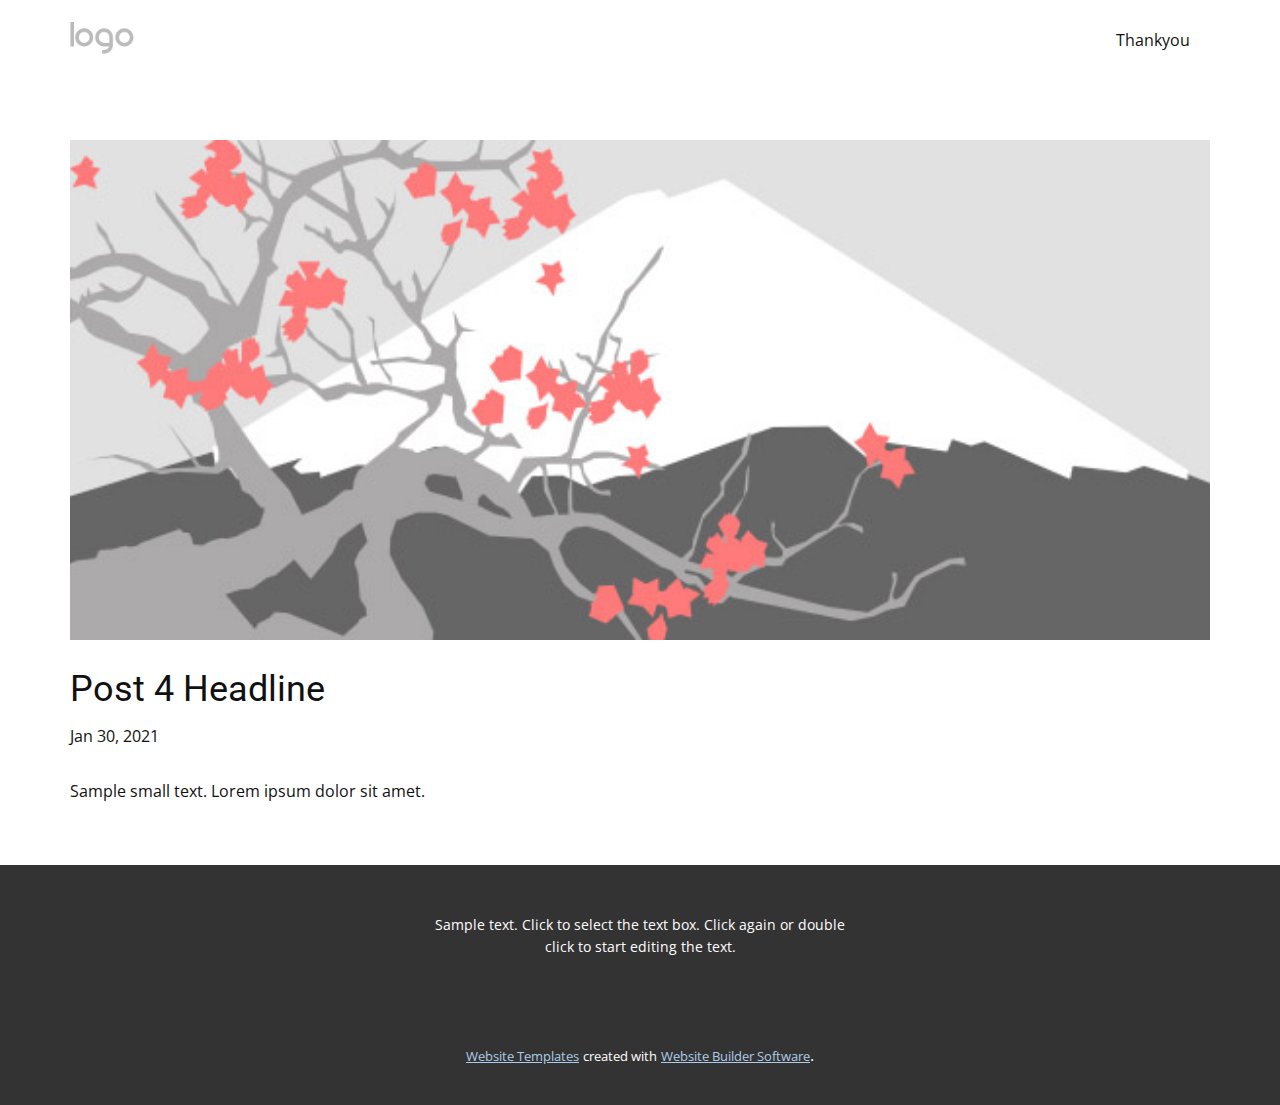
<file: blog/post-3.html>
<!doctype html>
<html style="font-size: 16px;"><head>
    <meta name="viewport" content="width=device-width, initial-scale=1.0">
    <meta charset="utf-8">
    <meta name="keywords" content="Blog Post 1">
    <meta name="description" content="">
    <meta name="page_type" content="np-template-header-footer-from-plugin">
    <title>Post 4 Headline</title>
    <link rel="stylesheet" href="../nicepage.css" media="screen">
<link rel="stylesheet" href="../Post-Template.css" media="screen">
    <script class="u-script" type="text/javascript" src="../jquery.js" defer=""></script>
    <script class="u-script" type="text/javascript" src="../nicepage.js" defer=""></script>
    <meta name="generator" content="Nicepage 3.5.1, nicepage.com">
    <link id="u-theme-google-font" rel="stylesheet" href="https://fonts.googleapis.com/css?family=Roboto:100,100i,300,300i,400,400i,500,500i,700,700i,900,900i|Open+Sans:300,300i,400,400i,600,600i,700,700i,800,800i">
    
    
    <script type="application/ld+json">{
		"@context": "http://schema.org",
		"@type": "Organization",
		"name": "Site1",
		"url": "index.html",
		"logo": "images/default-logo.png"
}</script>
    <meta property="og:title" content="Post Template">
    <meta property="og:type" content="website">
    <meta name="theme-color" content="#478ac9">
    <link rel="canonical" href="../index.html">
    <meta property="og:url" content="index.html">
  </head>
  <body class="u-body"><header class="u-clearfix u-header u-header" id="sec-09eb"><div class="u-clearfix u-sheet u-valign-middle u-sheet-1">
        <a href="https://nicepage.com" class="u-image u-logo u-image-1">
          <img src="../images/default-logo.png" class="u-logo-image u-logo-image-1">
        </a>
        <nav class="u-menu u-menu-dropdown u-offcanvas u-menu-1">
          <div class="menu-collapse" style="font-size: 1rem; letter-spacing: 0px;">
            <a class="u-button-style u-custom-left-right-menu-spacing u-custom-padding-bottom u-custom-top-bottom-menu-spacing u-nav-link u-text-active-palette-1-base u-text-hover-palette-2-base" href="#">
              <svg><use xmlns:xlink="http://www.w3.org/1999/xlink" xlink:href="#menu-hamburger"></use></svg>
              <svg version="1.1" xmlns="http://www.w3.org/2000/svg" xmlns:xlink="http://www.w3.org/1999/xlink"><defs><symbol id="menu-hamburger" viewBox="0 0 16 16" style="width: 16px; height: 16px;"><rect y="1" width="16" height="2"></rect><rect y="7" width="16" height="2"></rect><rect y="13" width="16" height="2"></rect>
</symbol>
</defs></svg>
            </a>
          </div>
          <div class="u-nav-container">
            <ul class="u-nav u-unstyled u-nav-1"><li class="u-nav-item"><a class="u-button-style u-nav-link u-text-active-palette-1-base u-text-hover-palette-2-base" href="../Thankyou.html" style="padding: 10px 20px;">Thankyou</a>
</li></ul>
          </div>
          <div class="u-nav-container-collapse">
            <div class="u-black u-container-style u-inner-container-layout u-opacity u-opacity-95 u-sidenav">
              <div class="u-sidenav-overflow">
                <div class="u-menu-close"></div>
                <ul class="u-align-center u-nav u-popupmenu-items u-unstyled u-nav-2"><li class="u-nav-item"><a class="u-button-style u-nav-link" href="../Thankyou.html">Thankyou</a>
</li></ul>
              </div>
            </div>
            <div class="u-black u-menu-overlay u-opacity u-opacity-70"></div>
          </div>
        </nav>
      </div></header>
    <section class="u-clearfix u-section-1" id="sec-bc05">
      <div class="u-clearfix u-sheet u-sheet-1">
        <img src="../images/2.jpeg" alt="" class="u-blog-control u-expanded-width u-image u-image-default u-image-1" data-image-width="1080" data-image-height="1080">
        <h2 class="u-blog-control u-custom-font u-expanded-width u-heading-font u-text u-text-1">Post 4 Headline</h2>
        <div class="u-metadata u-metadata-1">
          <span class="u-meta-date u-meta-icon">Jan 30, 2021</span>
          
          
        </div>
        <div class="u-blog-control u-expanded-width-sm u-expanded-width-xl u-expanded-width-xs u-post-content u-text u-text-2 fr-view">
  Sample small text. Lorem ipsum dolor sit amet.
  </div>
      </div>
    </section>
    
    
    <footer class="u-align-center u-clearfix u-footer u-grey-80 u-footer" id="sec-2a97"><div class="u-clearfix u-sheet u-sheet-1">
        <p class="u-small-text u-text u-text-variant u-text-1">Sample text. Click to select the text box. Click again or double click to start editing the text.</p>
      </div></footer>
    <section class="u-backlink u-clearfix u-grey-80">
      <a class="u-link" href="https://nicepage.com/website-templates" target="_blank">
        <span>Website Templates</span>
      </a>
      <p class="u-text">
        <span>created with</span>
      </p>
      <a class="u-link" href="https://nicepage.com/" target="_blank">
        <span>Website Builder Software</span>
      </a>. 
    </section>
  
</body></html>
</file>
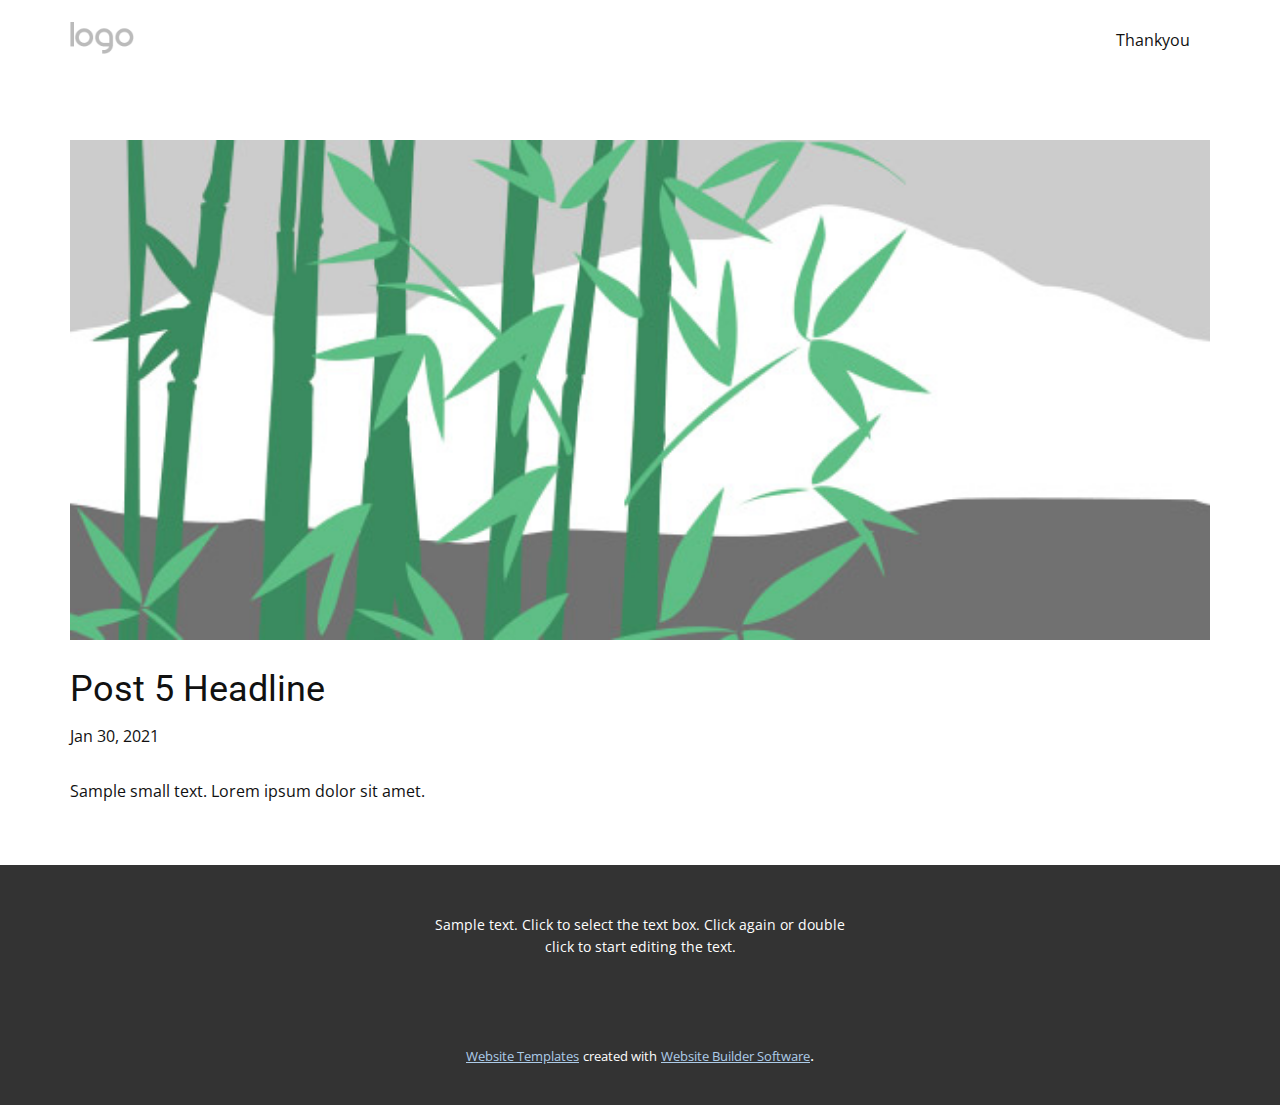
<file: blog/post-4.html>
<!doctype html>
<html style="font-size: 16px;"><head>
    <meta name="viewport" content="width=device-width, initial-scale=1.0">
    <meta charset="utf-8">
    <meta name="keywords" content="Blog Post 1">
    <meta name="description" content="">
    <meta name="page_type" content="np-template-header-footer-from-plugin">
    <title>Post 5 Headline</title>
    <link rel="stylesheet" href="../nicepage.css" media="screen">
<link rel="stylesheet" href="../Post-Template.css" media="screen">
    <script class="u-script" type="text/javascript" src="../jquery.js" defer=""></script>
    <script class="u-script" type="text/javascript" src="../nicepage.js" defer=""></script>
    <meta name="generator" content="Nicepage 3.5.1, nicepage.com">
    <link id="u-theme-google-font" rel="stylesheet" href="https://fonts.googleapis.com/css?family=Roboto:100,100i,300,300i,400,400i,500,500i,700,700i,900,900i|Open+Sans:300,300i,400,400i,600,600i,700,700i,800,800i">
    
    
    <script type="application/ld+json">{
		"@context": "http://schema.org",
		"@type": "Organization",
		"name": "Site1",
		"url": "index.html",
		"logo": "images/default-logo.png"
}</script>
    <meta property="og:title" content="Post Template">
    <meta property="og:type" content="website">
    <meta name="theme-color" content="#478ac9">
    <link rel="canonical" href="../index.html">
    <meta property="og:url" content="index.html">
  </head>
  <body class="u-body"><header class="u-clearfix u-header u-header" id="sec-09eb"><div class="u-clearfix u-sheet u-valign-middle u-sheet-1">
        <a href="https://nicepage.com" class="u-image u-logo u-image-1">
          <img src="../images/default-logo.png" class="u-logo-image u-logo-image-1">
        </a>
        <nav class="u-menu u-menu-dropdown u-offcanvas u-menu-1">
          <div class="menu-collapse" style="font-size: 1rem; letter-spacing: 0px;">
            <a class="u-button-style u-custom-left-right-menu-spacing u-custom-padding-bottom u-custom-top-bottom-menu-spacing u-nav-link u-text-active-palette-1-base u-text-hover-palette-2-base" href="#">
              <svg><use xmlns:xlink="http://www.w3.org/1999/xlink" xlink:href="#menu-hamburger"></use></svg>
              <svg version="1.1" xmlns="http://www.w3.org/2000/svg" xmlns:xlink="http://www.w3.org/1999/xlink"><defs><symbol id="menu-hamburger" viewBox="0 0 16 16" style="width: 16px; height: 16px;"><rect y="1" width="16" height="2"></rect><rect y="7" width="16" height="2"></rect><rect y="13" width="16" height="2"></rect>
</symbol>
</defs></svg>
            </a>
          </div>
          <div class="u-nav-container">
            <ul class="u-nav u-unstyled u-nav-1"><li class="u-nav-item"><a class="u-button-style u-nav-link u-text-active-palette-1-base u-text-hover-palette-2-base" href="../Thankyou.html" style="padding: 10px 20px;">Thankyou</a>
</li></ul>
          </div>
          <div class="u-nav-container-collapse">
            <div class="u-black u-container-style u-inner-container-layout u-opacity u-opacity-95 u-sidenav">
              <div class="u-sidenav-overflow">
                <div class="u-menu-close"></div>
                <ul class="u-align-center u-nav u-popupmenu-items u-unstyled u-nav-2"><li class="u-nav-item"><a class="u-button-style u-nav-link" href="../Thankyou.html">Thankyou</a>
</li></ul>
              </div>
            </div>
            <div class="u-black u-menu-overlay u-opacity u-opacity-70"></div>
          </div>
        </nav>
      </div></header>
    <section class="u-clearfix u-section-1" id="sec-bc05">
      <div class="u-clearfix u-sheet u-sheet-1">
        <img src="../images/3.jpeg" alt="" class="u-blog-control u-expanded-width u-image u-image-default u-image-1" data-image-width="1080" data-image-height="1080">
        <h2 class="u-blog-control u-custom-font u-expanded-width u-heading-font u-text u-text-1">Post 5 Headline</h2>
        <div class="u-metadata u-metadata-1">
          <span class="u-meta-date u-meta-icon">Jan 30, 2021</span>
          
          
        </div>
        <div class="u-blog-control u-expanded-width-sm u-expanded-width-xl u-expanded-width-xs u-post-content u-text u-text-2 fr-view">
  Sample small text. Lorem ipsum dolor sit amet.
  </div>
      </div>
    </section>
    
    
    <footer class="u-align-center u-clearfix u-footer u-grey-80 u-footer" id="sec-2a97"><div class="u-clearfix u-sheet u-sheet-1">
        <p class="u-small-text u-text u-text-variant u-text-1">Sample text. Click to select the text box. Click again or double click to start editing the text.</p>
      </div></footer>
    <section class="u-backlink u-clearfix u-grey-80">
      <a class="u-link" href="https://nicepage.com/website-templates" target="_blank">
        <span>Website Templates</span>
      </a>
      <p class="u-text">
        <span>created with</span>
      </p>
      <a class="u-link" href="https://nicepage.com/" target="_blank">
        <span>Website Builder Software</span>
      </a>. 
    </section>
  
</body></html>
</file>
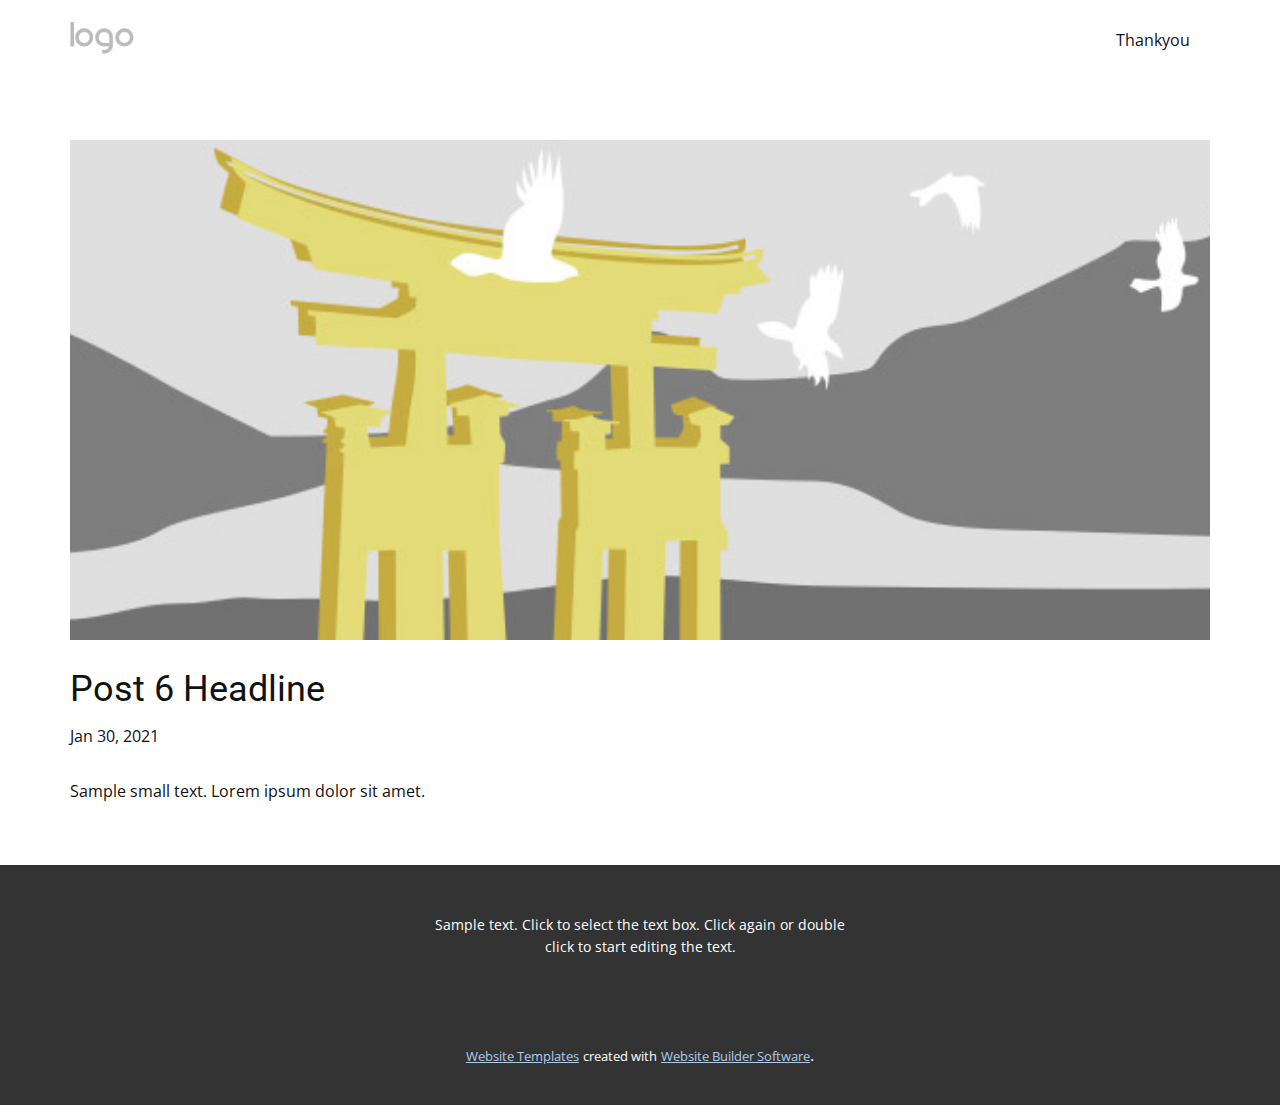
<file: blog/post-5.html>
<!doctype html>
<html style="font-size: 16px;"><head>
    <meta name="viewport" content="width=device-width, initial-scale=1.0">
    <meta charset="utf-8">
    <meta name="keywords" content="Blog Post 1">
    <meta name="description" content="">
    <meta name="page_type" content="np-template-header-footer-from-plugin">
    <title>Post 6 Headline</title>
    <link rel="stylesheet" href="../nicepage.css" media="screen">
<link rel="stylesheet" href="../Post-Template.css" media="screen">
    <script class="u-script" type="text/javascript" src="../jquery.js" defer=""></script>
    <script class="u-script" type="text/javascript" src="../nicepage.js" defer=""></script>
    <meta name="generator" content="Nicepage 3.5.1, nicepage.com">
    <link id="u-theme-google-font" rel="stylesheet" href="https://fonts.googleapis.com/css?family=Roboto:100,100i,300,300i,400,400i,500,500i,700,700i,900,900i|Open+Sans:300,300i,400,400i,600,600i,700,700i,800,800i">
    
    
    <script type="application/ld+json">{
		"@context": "http://schema.org",
		"@type": "Organization",
		"name": "Site1",
		"url": "index.html",
		"logo": "images/default-logo.png"
}</script>
    <meta property="og:title" content="Post Template">
    <meta property="og:type" content="website">
    <meta name="theme-color" content="#478ac9">
    <link rel="canonical" href="../index.html">
    <meta property="og:url" content="index.html">
  </head>
  <body class="u-body"><header class="u-clearfix u-header u-header" id="sec-09eb"><div class="u-clearfix u-sheet u-valign-middle u-sheet-1">
        <a href="https://nicepage.com" class="u-image u-logo u-image-1">
          <img src="../images/default-logo.png" class="u-logo-image u-logo-image-1">
        </a>
        <nav class="u-menu u-menu-dropdown u-offcanvas u-menu-1">
          <div class="menu-collapse" style="font-size: 1rem; letter-spacing: 0px;">
            <a class="u-button-style u-custom-left-right-menu-spacing u-custom-padding-bottom u-custom-top-bottom-menu-spacing u-nav-link u-text-active-palette-1-base u-text-hover-palette-2-base" href="#">
              <svg><use xmlns:xlink="http://www.w3.org/1999/xlink" xlink:href="#menu-hamburger"></use></svg>
              <svg version="1.1" xmlns="http://www.w3.org/2000/svg" xmlns:xlink="http://www.w3.org/1999/xlink"><defs><symbol id="menu-hamburger" viewBox="0 0 16 16" style="width: 16px; height: 16px;"><rect y="1" width="16" height="2"></rect><rect y="7" width="16" height="2"></rect><rect y="13" width="16" height="2"></rect>
</symbol>
</defs></svg>
            </a>
          </div>
          <div class="u-nav-container">
            <ul class="u-nav u-unstyled u-nav-1"><li class="u-nav-item"><a class="u-button-style u-nav-link u-text-active-palette-1-base u-text-hover-palette-2-base" href="../Thankyou.html" style="padding: 10px 20px;">Thankyou</a>
</li></ul>
          </div>
          <div class="u-nav-container-collapse">
            <div class="u-black u-container-style u-inner-container-layout u-opacity u-opacity-95 u-sidenav">
              <div class="u-sidenav-overflow">
                <div class="u-menu-close"></div>
                <ul class="u-align-center u-nav u-popupmenu-items u-unstyled u-nav-2"><li class="u-nav-item"><a class="u-button-style u-nav-link" href="../Thankyou.html">Thankyou</a>
</li></ul>
              </div>
            </div>
            <div class="u-black u-menu-overlay u-opacity u-opacity-70"></div>
          </div>
        </nav>
      </div></header>
    <section class="u-clearfix u-section-1" id="sec-bc05">
      <div class="u-clearfix u-sheet u-sheet-1">
        <img src="../images/4.jpeg" alt="" class="u-blog-control u-expanded-width u-image u-image-default u-image-1" data-image-width="1080" data-image-height="1080">
        <h2 class="u-blog-control u-custom-font u-expanded-width u-heading-font u-text u-text-1">Post 6 Headline</h2>
        <div class="u-metadata u-metadata-1">
          <span class="u-meta-date u-meta-icon">Jan 30, 2021</span>
          
          
        </div>
        <div class="u-blog-control u-expanded-width-sm u-expanded-width-xl u-expanded-width-xs u-post-content u-text u-text-2 fr-view">
  Sample small text. Lorem ipsum dolor sit amet.
  </div>
      </div>
    </section>
    
    
    <footer class="u-align-center u-clearfix u-footer u-grey-80 u-footer" id="sec-2a97"><div class="u-clearfix u-sheet u-sheet-1">
        <p class="u-small-text u-text u-text-variant u-text-1">Sample text. Click to select the text box. Click again or double click to start editing the text.</p>
      </div></footer>
    <section class="u-backlink u-clearfix u-grey-80">
      <a class="u-link" href="https://nicepage.com/website-templates" target="_blank">
        <span>Website Templates</span>
      </a>
      <p class="u-text">
        <span>created with</span>
      </p>
      <a class="u-link" href="https://nicepage.com/" target="_blank">
        <span>Website Builder Software</span>
      </a>. 
    </section>
  
</body></html>
</file>
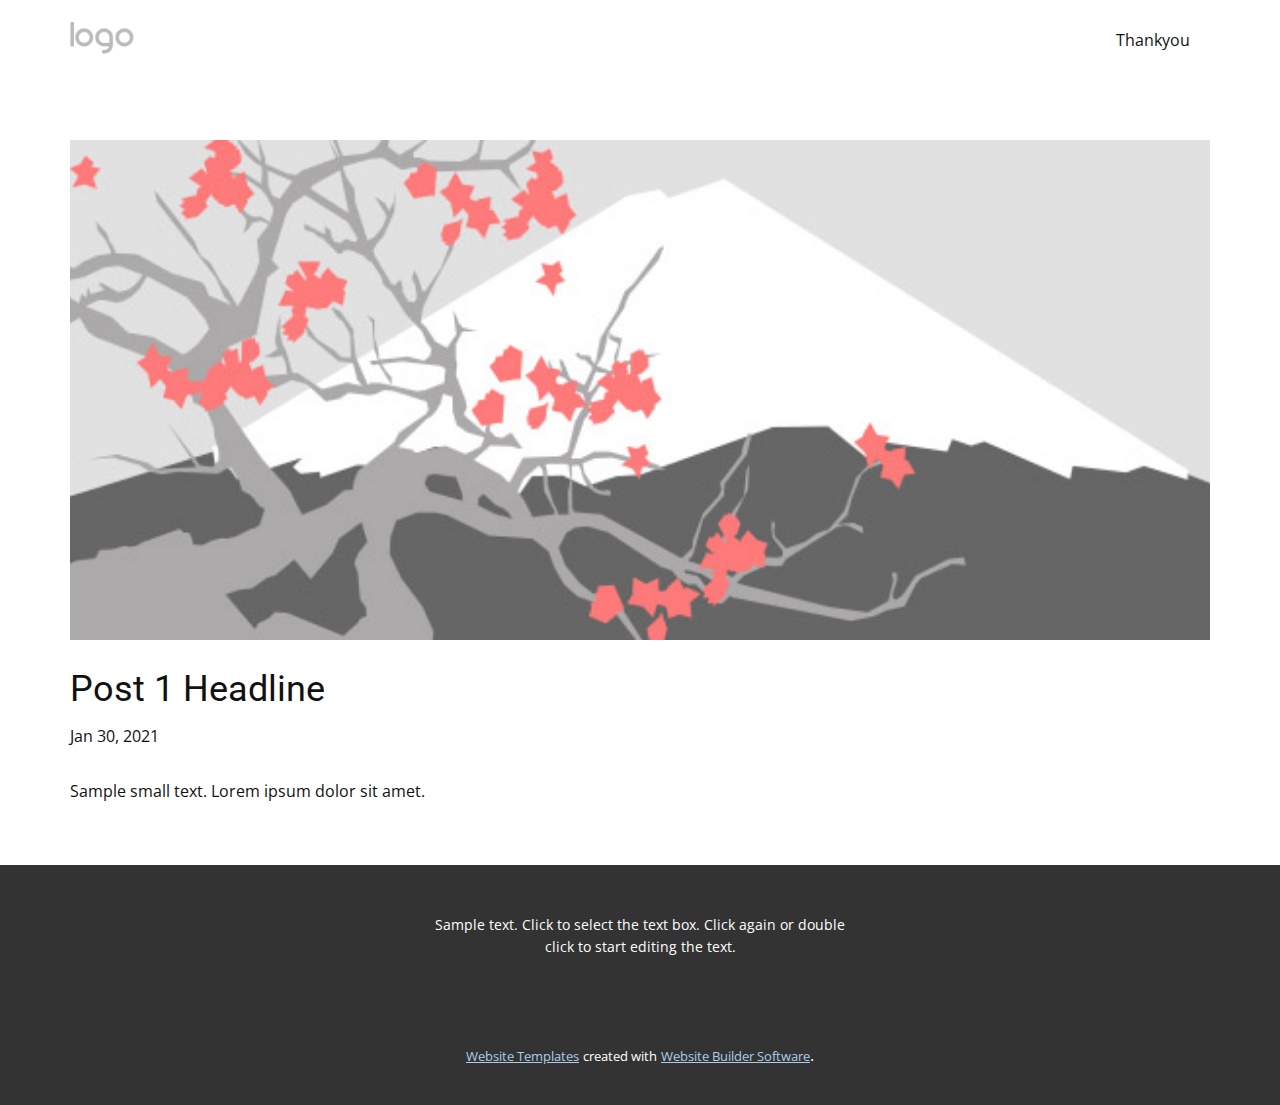
<file: blog/post.html>
<!doctype html>
<html style="font-size: 16px;"><head>
    <meta name="viewport" content="width=device-width, initial-scale=1.0">
    <meta charset="utf-8">
    <meta name="keywords" content="Blog Post 1">
    <meta name="description" content="">
    <meta name="page_type" content="np-template-header-footer-from-plugin">
    <title>Post 1 Headline</title>
    <link rel="stylesheet" href="../nicepage.css" media="screen">
<link rel="stylesheet" href="../Post-Template.css" media="screen">
    <script class="u-script" type="text/javascript" src="../jquery.js" defer=""></script>
    <script class="u-script" type="text/javascript" src="../nicepage.js" defer=""></script>
    <meta name="generator" content="Nicepage 3.5.1, nicepage.com">
    <link id="u-theme-google-font" rel="stylesheet" href="https://fonts.googleapis.com/css?family=Roboto:100,100i,300,300i,400,400i,500,500i,700,700i,900,900i|Open+Sans:300,300i,400,400i,600,600i,700,700i,800,800i">
    
    
    <script type="application/ld+json">{
		"@context": "http://schema.org",
		"@type": "Organization",
		"name": "Site1",
		"url": "index.html",
		"logo": "images/default-logo.png"
}</script>
    <meta property="og:title" content="Post Template">
    <meta property="og:type" content="website">
    <meta name="theme-color" content="#478ac9">
    <link rel="canonical" href="../index.html">
    <meta property="og:url" content="index.html">
  </head>
  <body class="u-body"><header class="u-clearfix u-header u-header" id="sec-09eb"><div class="u-clearfix u-sheet u-valign-middle u-sheet-1">
        <a href="https://nicepage.com" class="u-image u-logo u-image-1">
          <img src="../images/default-logo.png" class="u-logo-image u-logo-image-1">
        </a>
        <nav class="u-menu u-menu-dropdown u-offcanvas u-menu-1">
          <div class="menu-collapse" style="font-size: 1rem; letter-spacing: 0px;">
            <a class="u-button-style u-custom-left-right-menu-spacing u-custom-padding-bottom u-custom-top-bottom-menu-spacing u-nav-link u-text-active-palette-1-base u-text-hover-palette-2-base" href="#">
              <svg><use xmlns:xlink="http://www.w3.org/1999/xlink" xlink:href="#menu-hamburger"></use></svg>
              <svg version="1.1" xmlns="http://www.w3.org/2000/svg" xmlns:xlink="http://www.w3.org/1999/xlink"><defs><symbol id="menu-hamburger" viewBox="0 0 16 16" style="width: 16px; height: 16px;"><rect y="1" width="16" height="2"></rect><rect y="7" width="16" height="2"></rect><rect y="13" width="16" height="2"></rect>
</symbol>
</defs></svg>
            </a>
          </div>
          <div class="u-nav-container">
            <ul class="u-nav u-unstyled u-nav-1"><li class="u-nav-item"><a class="u-button-style u-nav-link u-text-active-palette-1-base u-text-hover-palette-2-base" href="../Thankyou.html" style="padding: 10px 20px;">Thankyou</a>
</li></ul>
          </div>
          <div class="u-nav-container-collapse">
            <div class="u-black u-container-style u-inner-container-layout u-opacity u-opacity-95 u-sidenav">
              <div class="u-sidenav-overflow">
                <div class="u-menu-close"></div>
                <ul class="u-align-center u-nav u-popupmenu-items u-unstyled u-nav-2"><li class="u-nav-item"><a class="u-button-style u-nav-link" href="../Thankyou.html">Thankyou</a>
</li></ul>
              </div>
            </div>
            <div class="u-black u-menu-overlay u-opacity u-opacity-70"></div>
          </div>
        </nav>
      </div></header>
    <section class="u-clearfix u-section-1" id="sec-bc05">
      <div class="u-clearfix u-sheet u-sheet-1">
        <img src="../images/2.jpeg" alt="" class="u-blog-control u-expanded-width u-image u-image-default u-image-1" data-image-width="1080" data-image-height="1080">
        <h2 class="u-blog-control u-custom-font u-expanded-width u-heading-font u-text u-text-1">Post 1 Headline</h2>
        <div class="u-metadata u-metadata-1">
          <span class="u-meta-date u-meta-icon">Jan 30, 2021</span>
          
          
        </div>
        <div class="u-blog-control u-expanded-width-sm u-expanded-width-xl u-expanded-width-xs u-post-content u-text u-text-2 fr-view">
  Sample small text. Lorem ipsum dolor sit amet.
  </div>
      </div>
    </section>
    
    
    <footer class="u-align-center u-clearfix u-footer u-grey-80 u-footer" id="sec-2a97"><div class="u-clearfix u-sheet u-sheet-1">
        <p class="u-small-text u-text u-text-variant u-text-1">Sample text. Click to select the text box. Click again or double click to start editing the text.</p>
      </div></footer>
    <section class="u-backlink u-clearfix u-grey-80">
      <a class="u-link" href="https://nicepage.com/website-templates" target="_blank">
        <span>Website Templates</span>
      </a>
      <p class="u-text">
        <span>created with</span>
      </p>
      <a class="u-link" href="https://nicepage.com/" target="_blank">
        <span>Website Builder Software</span>
      </a>. 
    </section>
  
</body></html>
</file>
<file: Thankyou.css>
.u-section-1 {
  background-image: url("images/6c9b1f63361cfbd7684ea61b10a960907ff37343d5780c942177591b25aa18c7d9aa4a1c9c9978f4d2195fe0d95110e5602a47eb6d0e59528c8bde_1280.jpg");
  background-position: 50% 50%;
}

.u-section-1 .u-sheet-1 {
  min-height: 806px;
}

.u-section-1 .u-text-1 {
  font-weight: 900;
  font-size: 15.625rem;
  line-height: 0.8;
  margin: 281px 0 0;
}

.u-section-1 .u-group-1 {
  width: 426px;
  min-height: 186px;
  margin: 79px 0 60px auto;
}

.u-section-1 .u-container-layout-1 {
  padding: 27px 30px;
}

.u-section-1 .u-btn-1 {
  background-image: none;
  border-style: none none solid;
  font-weight: 700;
  margin: 0 0 0 auto;
  padding: 0;
}

@media (max-width: 1199px) {
  .u-section-1 .u-sheet-1 {
    min-height: 665px;
  }

  .u-section-1 .u-text-1 {
    font-size: 12.5rem;
  }
}

@media (max-width: 991px) {
  .u-section-1 .u-sheet-1 {
    min-height: 533px;
  }

  .u-section-1 .u-text-1 {
    font-size: 11.25rem;
  }
}

@media (max-width: 767px) {
  .u-section-1 .u-sheet-1 {
    min-height: 400px;
  }

  .u-section-1 .u-text-1 {
    font-size: 8.125rem;
  }

  .u-section-1 .u-container-layout-1 {
    padding-left: 10px;
    padding-right: 10px;
  }
}

@media (max-width: 575px) {
  .u-section-1 .u-sheet-1 {
    min-height: 547px;
  }

  .u-section-1 .u-text-1 {
    font-size: 4.5rem;
    margin-top: 214px;
  }

  .u-section-1 .u-group-1 {
    margin-top: 31px;
    margin-right: initial;
    margin-left: initial;
    width: auto;
  }
}.u-section-2 {
  background-image: url("images/1.jpg");
  background-position: 50% 100%;
}

.u-section-2 .u-sheet-1 {
  min-height: 692px;
}

.u-section-2 .u-group-1 {
  width: 484px;
  min-height: 534px;
  margin: 79px 0 79px auto;
}

.u-section-2 .u-container-layout-1 {
  padding: 30px;
}

.u-section-2 .u-text-1 {
  font-weight: 900;
  line-height: 1.2;
  font-size: 3rem;
  text-transform: none;
  margin: 129px 0 0;
}

@media (max-width: 1199px) {
  .u-section-2 .u-sheet-1 {
    min-height: 571px;
  }
}

@media (max-width: 991px) {
  .u-section-2 {
    background-position: 100% 100%;
  }

  .u-section-2 .u-sheet-1 {
    min-height: 437px;
  }
}

@media (max-width: 767px) {
  .u-section-2 .u-sheet-1 {
    min-height: 328px;
  }

  .u-section-2 .u-group-1 {
    width: 429px;
  }

  .u-section-2 .u-container-layout-1 {
    padding-left: 10px;
    padding-right: 10px;
  }
}

@media (max-width: 575px) {
  .u-section-2 .u-sheet-1 {
    min-height: 207px;
  }

  .u-section-2 .u-group-1 {
    min-height: 465px;
    margin-right: initial;
    margin-left: initial;
    width: auto;
  }
}.u-section-3 {
  background-image: none;
}

.u-section-3 .u-sheet-1 {
  min-height: 100vh;
}

.u-section-3 .u-list-1 {
  width: 252px;
  min-height: 290px;
  grid-template-columns: 100%;
  grid-gap: 10px 10px;
  margin: 171px 106px 0 auto;
}

.u-section-3 .u-container-layout-1 {
  padding: 30px;
}

.u-section-3 .u-group-1 {
  width: 670px;
  min-height: 512px;
  margin: -401px auto 0 0;
}

.u-section-3 .u-container-layout-2 {
  padding: 30px;
}

.u-section-3 .u-text-1 {
  font-size: 3rem;
  font-weight: 900;
  text-transform: none;
  margin: 39px 287px 0 0;
}

.u-section-3 .u-text-2 {
  line-height: 1.8;
  font-size: 1.125rem;
  margin: 51px 0 0;
}

.u-section-3 .u-text-3 {
  font-weight: 900;
  font-size: 6rem;
  margin: -371px 149px 60px 825px;
}

@media (max-width: 1199px) {
  .u-section-3 .u-list-1 {
    width: 478px;
    grid-template-columns: repeat(2, calc(((100% - 940px) / 2) + 465px));
    height: auto;
  }

  .u-section-3 .u-group-1 {
    width: 462px;
    min-height: 519px;
  }

  .u-section-3 .u-text-3 {
    width: 167px;
    margin-left: 725px;
    margin-right: 49px;
  }
}

@media (max-width: 991px) {
  .u-section-3 .u-list-1 {
    grid-template-columns: calc(25% - 8px) calc(25% - 8px) calc(25% - 8px) calc(25% - 8px);
    margin-right: initial;
    margin-left: initial;
    width: auto;
  }

  .u-section-3 .u-group-1 {
    min-height: 405px;
    margin-right: initial;
    margin-left: initial;
    width: auto;
  }

  .u-section-3 .u-text-2 {
    width: auto;
  }

  .u-section-3 .u-text-3 {
    margin-left: 554px;
    margin-right: 0;
  }
}

@media (max-width: 767px) {
  .u-section-3 .u-list-1 {
    grid-template-columns: repeat(2, calc(((100% - 540px) / 2) + 265px));
    margin-top: 441px;
    width: auto;
    margin-right: initial;
    margin-left: initial;
  }

  .u-section-3 .u-container-layout-1 {
    padding-left: 10px;
    padding-right: 10px;
  }

  .u-section-3 .u-group-1 {
    min-height: 371px;
    margin-top: -787px;
    width: auto;
    margin-right: initial;
    margin-left: initial;
  }

  .u-section-3 .u-container-layout-2 {
    padding-left: 10px;
    padding-right: 10px;
  }

  .u-section-3 .u-text-1 {
    margin-right: 197px;
  }

  .u-section-3 .u-text-3 {
    margin-left: 374px;
  }
}

@media (max-width: 575px) {
  .u-section-3 .u-sheet-1 {
    min-height: 1257px;
  }

  .u-section-3 .u-list-1 {
    grid-template-columns: 100%;
    margin-top: 1770px;
    width: auto;
    margin-right: initial;
    margin-left: initial;
  }

  .u-section-3 .u-group-1 {
    min-height: 734px;
    margin-top: -1971px;
    width: auto;
    margin-right: initial;
    margin-left: initial;
  }

  .u-section-3 .u-text-1 {
    margin-right: 0;
  }

  .u-section-3 .u-text-3 {
    margin-top: 60px;
    margin-left: auto;
    margin-right: auto;
  }
}.u-section-4 {
  background-image: none;
}

.u-section-4 .u-sheet-1 {
  min-height: 579px;
}

.u-section-4 .u-text-1 {
  font-size: 6rem;
  font-weight: 900;
  margin: 221px 347px 0 518px;
}

.u-section-4 .u-text-2 {
  font-size: 3rem;
  font-weight: 900;
  text-transform: none;
  margin: -84px 622px 60px 401px;
}

@media (max-width: 1199px) {
  .u-section-4 .u-text-1 {
    margin-right: 247px;
    margin-left: 418px;
  }

  .u-section-4 .u-text-2 {
    margin-right: 522px;
    margin-left: 301px;
  }
}

@media (max-width: 991px) {
  .u-section-4 .u-text-1 {
    margin-right: 137px;
    margin-left: 308px;
  }

  .u-section-4 .u-text-2 {
    margin-right: 412px;
    margin-left: 191px;
  }
}

@media (max-width: 767px) {
  .u-section-4 .u-text-1 {
    margin-right: 47px;
    margin-left: 218px;
  }

  .u-section-4 .u-text-2 {
    margin-right: 322px;
    margin-left: 101px;
  }
}

@media (max-width: 575px) {
  .u-section-4 .u-text-1 {
    font-size: 1.5rem;
    margin-right: 0;
    margin-left: 65px;
  }

  .u-section-4 .u-text-2 {
    font-size: 1.5rem;
    width: auto;
    margin-top: -27px;
    margin-right: 157px;
    margin-left: 113px;
  }
}
</file>
<file: Blog-Template.css>
.u-section-1 .u-sheet-1 {
  min-height: 878px;
}

.u-section-1 .u-image-1 {
  height: 530px;
  margin: 60px auto 0 0;
}

.u-section-1 .u-text-1 {
  margin: 30px 0 0;
}

.u-section-1 .u-metadata-1 {
  margin: 13px auto 0 0;
}

.u-section-1 .u-text-2 {
  margin: 40px 0 0;
}

.u-section-1 .u-link-1 {
  margin: 30px auto 50px 0;
}

@media (max-width: 1199px) {
  .u-section-1 .u-image-1 {
    margin-right: initial;
    margin-left: initial;
  }

  .u-section-1 .u-text-1 {
    margin-right: initial;
    margin-left: initial;
  }

  .u-section-1 .u-metadata-1 {
    font-weight: 400;
  }

  .u-section-1 .u-text-2 {
    margin-right: initial;
    margin-left: initial;
  }
}

@media (max-width: 991px) {
  .u-section-1 .u-sheet-1 {
    min-height: 888px;
  }

  .u-section-1 .u-link-1 {
    margin-bottom: 60px;
  }
}

@media (max-width: 767px) {
  .u-section-1 .u-sheet-1 {
    min-height: 735px;
  }

  .u-section-1 .u-image-1 {
    height: 362px;
    margin-right: initial;
    margin-left: initial;
  }
}

@media (max-width: 575px) {
  .u-section-1 .u-sheet-1 {
    min-height: 700px;
  }

  .u-section-1 .u-image-1 {
    height: 302px;
    margin-right: initial;
    margin-left: initial;
  }
}.u-section-2 .u-sheet-1 {
  min-height: 878px;
}

.u-section-2 .u-image-1 {
  height: 530px;
  margin: 60px auto 0 0;
}

.u-section-2 .u-text-1 {
  margin: 30px 0 0;
}

.u-section-2 .u-metadata-1 {
  margin: 13px auto 0 0;
}

.u-section-2 .u-text-2 {
  margin: 40px 0 0;
}

.u-section-2 .u-link-1 {
  margin: 30px auto 50px 0;
}

@media (max-width: 1199px) {
  .u-section-2 .u-image-1 {
    margin-right: initial;
    margin-left: initial;
  }

  .u-section-2 .u-text-1 {
    margin-right: initial;
    margin-left: initial;
  }

  .u-section-2 .u-metadata-1 {
    font-weight: 400;
  }

  .u-section-2 .u-text-2 {
    margin-right: initial;
    margin-left: initial;
  }
}

@media (max-width: 991px) {
  .u-section-2 .u-sheet-1 {
    min-height: 888px;
  }

  .u-section-2 .u-link-1 {
    margin-bottom: 60px;
  }
}

@media (max-width: 767px) {
  .u-section-2 .u-sheet-1 {
    min-height: 735px;
  }

  .u-section-2 .u-image-1 {
    height: 362px;
    margin-right: initial;
    margin-left: initial;
  }
}

@media (max-width: 575px) {
  .u-section-2 .u-sheet-1 {
    min-height: 700px;
  }

  .u-section-2 .u-image-1 {
    height: 302px;
    margin-right: initial;
    margin-left: initial;
  }
}.u-section-3 .u-sheet-1 {
  min-height: 878px;
}

.u-section-3 .u-image-1 {
  height: 530px;
  margin: 60px auto 0 0;
}

.u-section-3 .u-text-1 {
  margin: 30px 0 0;
}

.u-section-3 .u-metadata-1 {
  margin: 13px auto 0 0;
}

.u-section-3 .u-text-2 {
  margin: 40px 0 0;
}

.u-section-3 .u-link-1 {
  margin: 30px auto 50px 0;
}

@media (max-width: 1199px) {
  .u-section-3 .u-image-1 {
    margin-right: initial;
    margin-left: initial;
  }

  .u-section-3 .u-text-1 {
    margin-right: initial;
    margin-left: initial;
  }

  .u-section-3 .u-metadata-1 {
    font-weight: 400;
  }

  .u-section-3 .u-text-2 {
    margin-right: initial;
    margin-left: initial;
  }
}

@media (max-width: 991px) {
  .u-section-3 .u-sheet-1 {
    min-height: 888px;
  }

  .u-section-3 .u-link-1 {
    margin-bottom: 60px;
  }
}

@media (max-width: 767px) {
  .u-section-3 .u-sheet-1 {
    min-height: 735px;
  }

  .u-section-3 .u-image-1 {
    height: 362px;
    margin-right: initial;
    margin-left: initial;
  }
}

@media (max-width: 575px) {
  .u-section-3 .u-sheet-1 {
    min-height: 700px;
  }

  .u-section-3 .u-image-1 {
    height: 302px;
    margin-right: initial;
    margin-left: initial;
  }
}.u-section-4 .u-sheet-1 {
  min-height: 878px;
}

.u-section-4 .u-image-1 {
  height: 530px;
  margin: 60px auto 0 0;
}

.u-section-4 .u-text-1 {
  margin: 30px 0 0;
}

.u-section-4 .u-metadata-1 {
  margin: 13px auto 0 0;
}

.u-section-4 .u-text-2 {
  margin: 40px 0 0;
}

.u-section-4 .u-link-1 {
  margin: 30px auto 50px 0;
}

@media (max-width: 1199px) {
  .u-section-4 .u-image-1 {
    margin-right: initial;
    margin-left: initial;
  }

  .u-section-4 .u-text-1 {
    margin-right: initial;
    margin-left: initial;
  }

  .u-section-4 .u-metadata-1 {
    font-weight: 400;
  }

  .u-section-4 .u-text-2 {
    margin-right: initial;
    margin-left: initial;
  }
}

@media (max-width: 991px) {
  .u-section-4 .u-sheet-1 {
    min-height: 888px;
  }

  .u-section-4 .u-link-1 {
    margin-bottom: 60px;
  }
}

@media (max-width: 767px) {
  .u-section-4 .u-sheet-1 {
    min-height: 735px;
  }

  .u-section-4 .u-image-1 {
    height: 362px;
    margin-right: initial;
    margin-left: initial;
  }
}

@media (max-width: 575px) {
  .u-section-4 .u-sheet-1 {
    min-height: 700px;
  }

  .u-section-4 .u-image-1 {
    height: 302px;
    margin-right: initial;
    margin-left: initial;
  }
}.u-section-5 .u-sheet-1 {
  min-height: 107px;
}

.u-section-5 .u-pagination-1 {
  margin: 25px auto;
}

@media (max-width: 1199px) {
  .u-section-5 .u-pagination-1 {
    margin-bottom: 0;
  }
}

@media (max-width: 575px) {
  .u-section-5 .u-sheet-1 {
    min-height: 164px;
  }
}
</file>
<file: Post-Template.css>
.u-section-1 {
  background-image: none;
}

.u-section-1 .u-sheet-1 {
  min-height: 783px;
}

.u-section-1 .u-image-1 {
  height: 500px;
  margin: 60px auto 0 0;
}

.u-section-1 .u-text-1 {
  margin: 30px 0 0;
}

.u-section-1 .u-metadata-1 {
  margin: 13px auto 0 0;
}

.u-section-1 .u-text-2 {
  margin: 30px 0 60px;
}

@media (max-width: 1199px) {
  .u-section-1 .u-image-1 {
    margin-right: initial;
    margin-left: initial;
  }

  .u-section-1 .u-text-1 {
    margin-right: initial;
    margin-left: initial;
  }
}

@media (max-width: 991px) {
  .u-section-1 .u-sheet-1 {
    min-height: 768px;
  }

  .u-section-1 .u-image-1 {
    height: 460px;
    margin-right: initial;
    margin-left: initial;
  }
}

@media (max-width: 767px) {
  .u-section-1 .u-text-2 {
    margin-right: initial;
    margin-left: initial;
  }
}

@media (max-width: 575px) {
  .u-section-1 .u-sheet-1 {
    min-height: 659px;
  }

  .u-section-1 .u-image-1 {
    height: 326px;
    margin-right: initial;
    margin-left: initial;
  }
}
</file>
